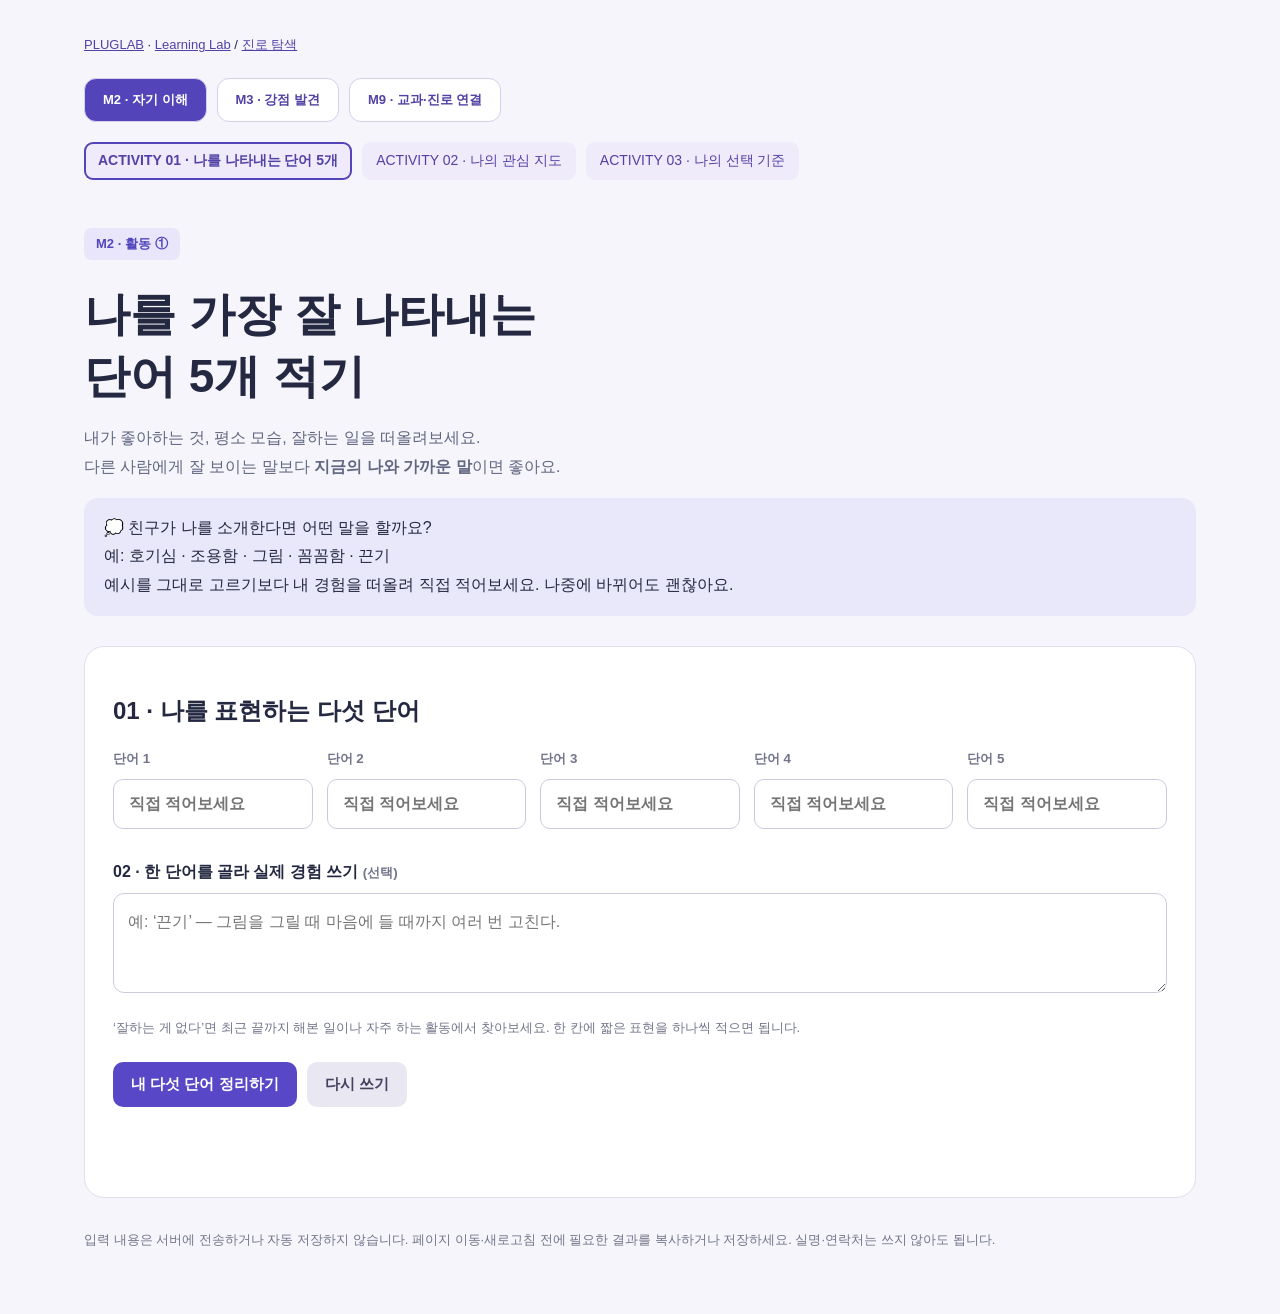
<file: index.html>
<!doctype html><html lang="ko"><meta charset="utf-8"><meta name="viewport" content="width=device-width,initial-scale=1"><title>나를 나타내는 단어 5개 | PLUGLAB</title><style>
*{box-sizing:border-box}body{margin:0;background:#f5f5fb;color:#242941;font-family:Arial,'Noto Sans KR',sans-serif}main{max-width:1160px;margin:auto;padding:32px 24px}nav{font-size:13px;display:flex;gap:15px;flex-wrap:wrap}a{color:#5146bd}h1{font-size:clamp(30px,5vw,46px);margin:24px 0 12px}p{line-height:1.8;color:#626781}.note{background:#e9e7fa;padding:16px 20px;border-radius:14px;line-height:1.8}.toolbar{position:sticky;top:0;background:#f5f5fbf5;z-index:2;padding:18px 0;display:flex;justify-content:space-between;align-items:center;border-bottom:1px solid #e0e0ef;margin:16px 0}.grid{display:grid;grid-template-columns:repeat(4,1fr);gap:14px}.card{position:relative;background:white;color:#242941;border:2px solid #e3e3ee;border-radius:17px;padding:22px 18px;text-align:left;min-height:180px;cursor:pointer;font:inherit}.card[aria-pressed=true]{border-color:#6250d2;background:#f0edff}.card:hover{border-color:#9d91df}.card:focus-visible,button:focus-visible{outline:3px solid #f6ae32;outline-offset:3px}.icon{font-size:25px}.card strong{display:block;font-size:18px;margin:13px 0 9px}.desc{font-size:14px;line-height:1.7;color:#63677d}.check{position:absolute;right:14px;top:12px;color:#6250d2;font-weight:bold}.button{background:#5847c6;color:white;border:0;border-radius:10px;padding:13px 18px;font-size:15px;font-weight:bold;cursor:pointer}.secondary{background:#e9e7f2;color:#454260}.actions{display:flex;flex-wrap:wrap;gap:10px;margin:20px 0}#message{color:#934126;min-height:26px;line-height:1.6}.panel{margin-top:30px;background:white;border:1px solid #e1deee;border-radius:20px;padding:28px}.rank{display:flex;align-items:center;gap:14px;padding:15px 0;border-bottom:1px solid #eee}.rank .name{flex:1}.num{background:#ebe7fd;color:#5847c6;width:35px;height:35px;display:grid;place-items:center;border-radius:50%;font-weight:bold}.move{padding:8px 12px;background:#f0eef7;border:0;border-radius:8px;cursor:pointer}.move:disabled{opacity:.3;cursor:default}label{display:block;font-weight:bold;margin:24px 0 8px}textarea{width:100%;min-height:100px;border:1px solid #cccadb;border-radius:11px;padding:14px;font:inherit;line-height:1.7}small{line-height:1.8;color:#72758b}pre{white-space:pre-wrap;font:14px/1.8 Arial;background:#f5f3fb;padding:18px;border-radius:10px}footer{font-size:13px;color:#73758a;line-height:1.9;margin:30px 0}#copymsg{min-height:25px}details{margin-top:20px}summary{cursor:pointer}.complete{color:#5847c6;font-weight:bold}@media(max-width:850px){.grid{grid-template-columns:repeat(2,1fr)}}@media(max-width:430px){main{padding:24px 14px}.grid{gap:10px}.card{padding:17px 12px;min-height:200px}.card strong{font-size:16px}.panel{padding:20px}.rank{gap:8px}.move{padding:9px}}@media print{nav,header,.note,.toolbar,.grid,#message,.actions,footer,details,.move{display:none}.panel{border:0;margin:0}body{background:white}textarea{border:0}h2{font-size:24px}}
input{font:inherit;padding:15px;border:1px solid #ccc9df;border-radius:10px;width:100%}.wordfields{display:grid;grid-template-columns:repeat(5,1fr);gap:14px}.wordfields label{margin-top:0}.wordfields small{display:block;margin-bottom:8px}.intro{max-width:780px}.wordchip{display:inline-block;background:#ece8ff;color:#5142b4;padding:12px 18px;margin:5px;border-radius:30px;font-weight:bold}a.button{text-decoration:none;display:inline-block}@media(max-width:700px){.wordfields{grid-template-columns:1fr 1fr}}@media print{.inputs{display:none}}.activity-nav{display:flex;gap:10px 18px;flex-wrap:wrap;align-items:center;font-size:13px;line-height:1.8}.activity-nav .crumb{width:100%}.activity-nav a{color:#5146bd}.activity-nav b{color:#302976}.module-tag{display:inline-block;margin-top:24px;padding:7px 12px;background:#e9e5fb;color:#5146bd;border-radius:8px;font-size:13px;font-weight:bold}</style><link rel="stylesheet" href="career-nav.css"><main><div class="career-crumb"><a href="https://pluglab.co.kr/index.html">PLUGLAB</a> · <a href="https://pluglab.co.kr/learning-lab.html#lab06">Learning Lab</a> / <a href="home.html">진로 탐색</a></div><nav class="career-modules" aria-label="진로 모듈"><a href="index.html" aria-current="page">M2 · 자기 이해</a><a href="matrix.html">M3 · 강점 발견</a><a href="subject-map.html">M9 · 교과·진로 연결</a></nav><nav class="career-activities" aria-label="M2 활동"><a href="index.html" aria-current="page">ACTIVITY 01 · 나를 나타내는 단어 5개</a><a href="interests.html">ACTIVITY 02 · 나의 관심 지도</a><a href="values.html">ACTIVITY 03 · 나의 선택 기준</a></nav><header class="intro"><div class="module-tag">M2 · 활동 ①</div><h1>나를 가장 잘 나타내는<br>단어 5개 적기</h1><p>내가 좋아하는 것, 평소 모습, 잘하는 일을 떠올려보세요.<br>다른 사람에게 잘 보이는 말보다 <b>지금의 나와 가까운 말</b>이면 좋아요.</p></header><div class="note">💭 친구가 나를 소개한다면 어떤 말을 할까요?<br>예: 호기심 · 조용함 · 그림 · 꼼꼼함 · 끈기<br>예시를 그대로 고르기보다 내 경험을 떠올려 직접 적어보세요. 나중에 바뀌어도 괜찮아요.</div><section class="panel inputs"><h2>01 · 나를 표현하는 다섯 단어</h2><div class="wordfields" id="fields"></div><label for="reason">02 · 한 단어를 골라 실제 경험 쓰기 <small>(선택)</small></label><textarea id="reason" maxlength="1000" placeholder="예: ‘끈기’ — 그림을 그릴 때 마음에 들 때까지 여러 번 고친다."></textarea><p><small>‘잘하는 게 없다’면 최근 끝까지 해본 일이나 자주 하는 활동에서 찾아보세요. 한 칸에 짧은 표현을 하나씩 적으면 됩니다.</small></p><div class="actions"><button class="button" id="show">내 다섯 단어 정리하기</button><button class="button secondary" id="reset">다시 쓰기</button></div><p id="message" role="status"></p></section><section id="result" class="panel" hidden><h2>지금의 나를 소개합니다</h2><div id="chips"></div><p id="experience"></p><p>이 다섯 단어는 지금 내가 생각하는 나예요. 다음 활동에서 어떤 활동에 마음이 가는지도 살펴보세요.</p><div class="actions"><button class="button" id="copy">패들렛용 결과 복사</button><button class="button secondary" id="download">텍스트 저장</button><button class="button secondary" id="print">인쇄 / PDF</button><a class="button" href="interests.html">② 나의 관심 지도 →</a></div><p id="copymsg" role="status"></p><details id="fallback"><summary>결과 내용 직접 보기</summary><pre id="preview"></pre></details></section><footer>입력 내용은 서버에 전송하거나 자동 저장하지 않습니다. 페이지 이동·새로고침 전에 필요한 결과를 복사하거나 저장하세요. 실명·연락처는 쓰지 않아도 됩니다.</footer></main><script>
const $=id=>document.getElementById(id);$('fields').innerHTML=Array.from({length:5},(_,i)=>`<label for="word${i}"><small>단어 ${i+1}</small><input id="word${i}" maxlength="30" autocomplete="off" placeholder="직접 적어보세요"></label>`).join('');
function words(){return Array.from({length:5},(_,i)=>$('word'+i).value.trim())}
function report(){return '나를 가장 잘 나타내는 단어 5개\n\n'+words().map((w,i)=>(i+1)+'. '+w).join('\n')+($('reason').value.trim()?'\n\n단어와 연결되는 경험: '+$('reason').value.trim():'')+'\n\n※ 지금 내가 생각하는 나의 모습입니다.'}
function refresh(){const ws=words();$('chips').replaceChildren(...ws.map(w=>{const e=document.createElement('span');e.className='wordchip';e.textContent=w;return e}));$('experience').textContent=$('reason').value.trim();$('preview').textContent=report();$('copymsg').textContent=''}
$('show').onclick=()=>{const ws=words();if(ws.some(w=>!w)){$('message').textContent='빈칸을 채워 단어 5개를 적어주세요.';$('word'+ws.findIndex(w=>!w)).focus();return}if(new Set(ws.map(w=>w.toLowerCase())).size<5){$('message').textContent='같은 단어가 있어요. 서로 다른 다섯 표현으로 적어보세요.';return}$('message').textContent='';$('result').hidden=false;refresh();$('result').scrollIntoView({behavior:'smooth'})};
document.querySelectorAll('input,textarea').forEach(e=>e.addEventListener('input',()=>{$('result').hidden=true;$('copymsg').textContent=''}));
$('copy').onclick=async()=>{try{await navigator.clipboard.writeText(report());$('copymsg').textContent='복사했어요. 패들렛 게시물에 붙여넣으세요.'}catch{$('preview').textContent=report();$('fallback').open=true;$('copymsg').textContent='아래 결과 내용을 선택해 복사하세요.'}};
$('download').onclick=()=>{const u=URL.createObjectURL(new Blob([report()],{type:'text/plain;charset=utf-8'}));const a=document.createElement('a');a.href=u;a.download='나를_나타내는_단어5개.txt';a.click();setTimeout(()=>URL.revokeObjectURL(u),1000)};$('print').onclick=()=>window.print();$('reset').onclick=()=>{if((words().some(Boolean)||$('reason').value)&&!confirm('작성한 내용을 모두 지울까요?'))return;document.querySelectorAll('input,textarea').forEach(e=>e.value='');$('result').hidden=true;$('message').textContent='';$('word0').focus()};
</script></html>
</file>
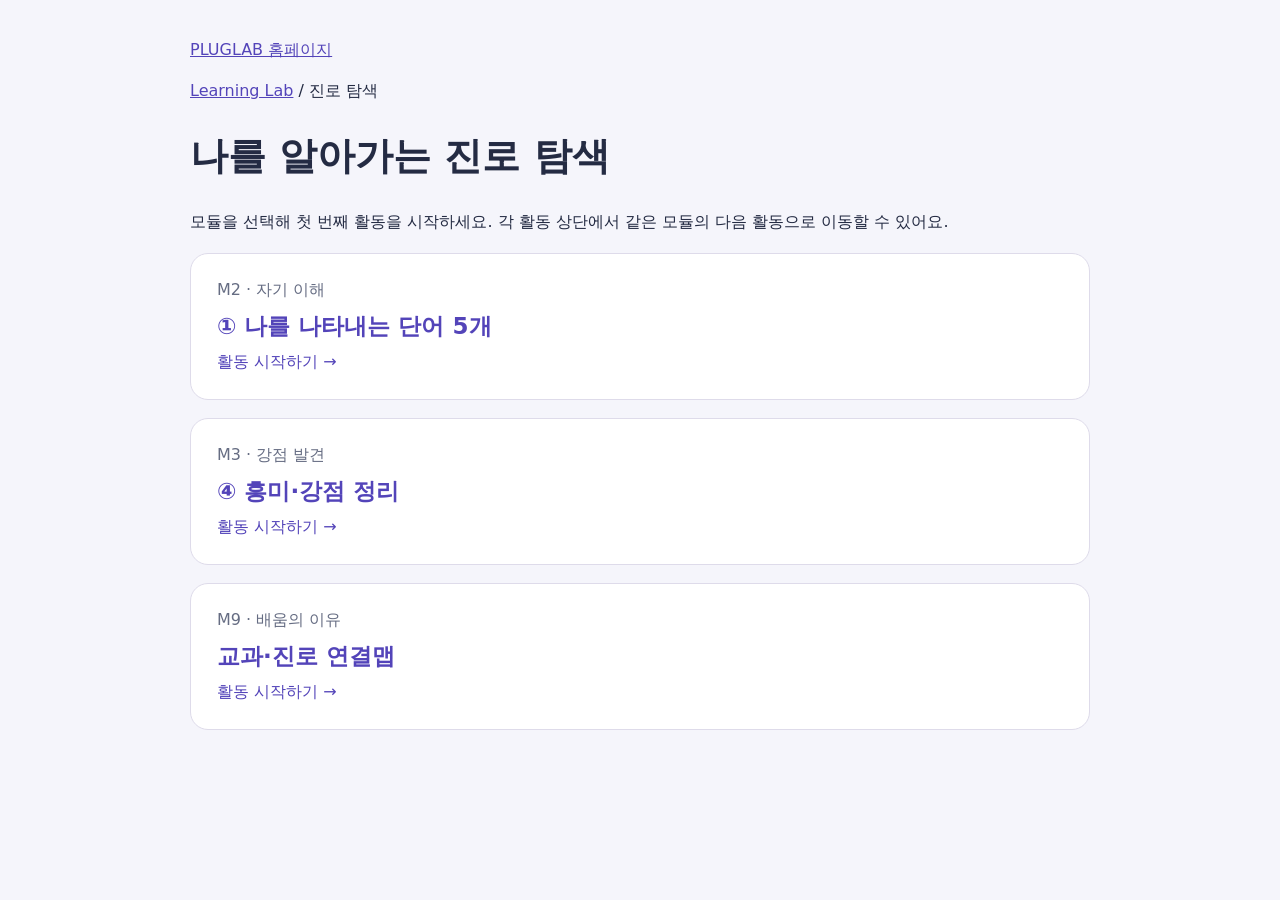
<file: home.html>
<!doctype html><html lang="ko"><meta charset="utf-8"><meta name="viewport" content="width=device-width,initial-scale=1"><title>진로 탐색 | PLUGLAB</title><style>body{margin:0;background:#f5f5fb;color:#242b43;font:16px system-ui,sans-serif}main{max-width:900px;margin:auto;padding:40px 24px}a{color:#5344b9}h1{font-size:38px}.cards{display:grid;gap:18px}.card{display:block;background:white;border:1px solid #dedbea;border-radius:18px;padding:26px;text-decoration:none}.card strong{font-size:23px;display:block;margin:10px 0}.card span{color:#666d83}p{line-height:1.8}</style><main><a href="https://pluglab.co.kr/index.html">PLUGLAB 홈페이지</a><p><a href="https://pluglab.co.kr/learning-lab.html#lab06">Learning Lab</a> / 진로 탐색</p><h1>나를 알아가는 진로 탐색</h1><p>모듈을 선택해 첫 번째 활동을 시작하세요. 각 활동 상단에서 같은 모듈의 다음 활동으로 이동할 수 있어요.</p><div class="cards"><a class="card" href="index.html"><span>M2 · 자기 이해</span><strong>① 나를 나타내는 단어 5개</strong>활동 시작하기 →</a><a class="card" href="matrix.html"><span>M3 · 강점 발견</span><strong>④ 흥미·강점 정리</strong>활동 시작하기 →</a><a class="card" href="subject-map.html"><span>M9 · 배움의 이유</span><strong>교과·진로 연결맵</strong>활동 시작하기 →</a></div></main></html>
</file>
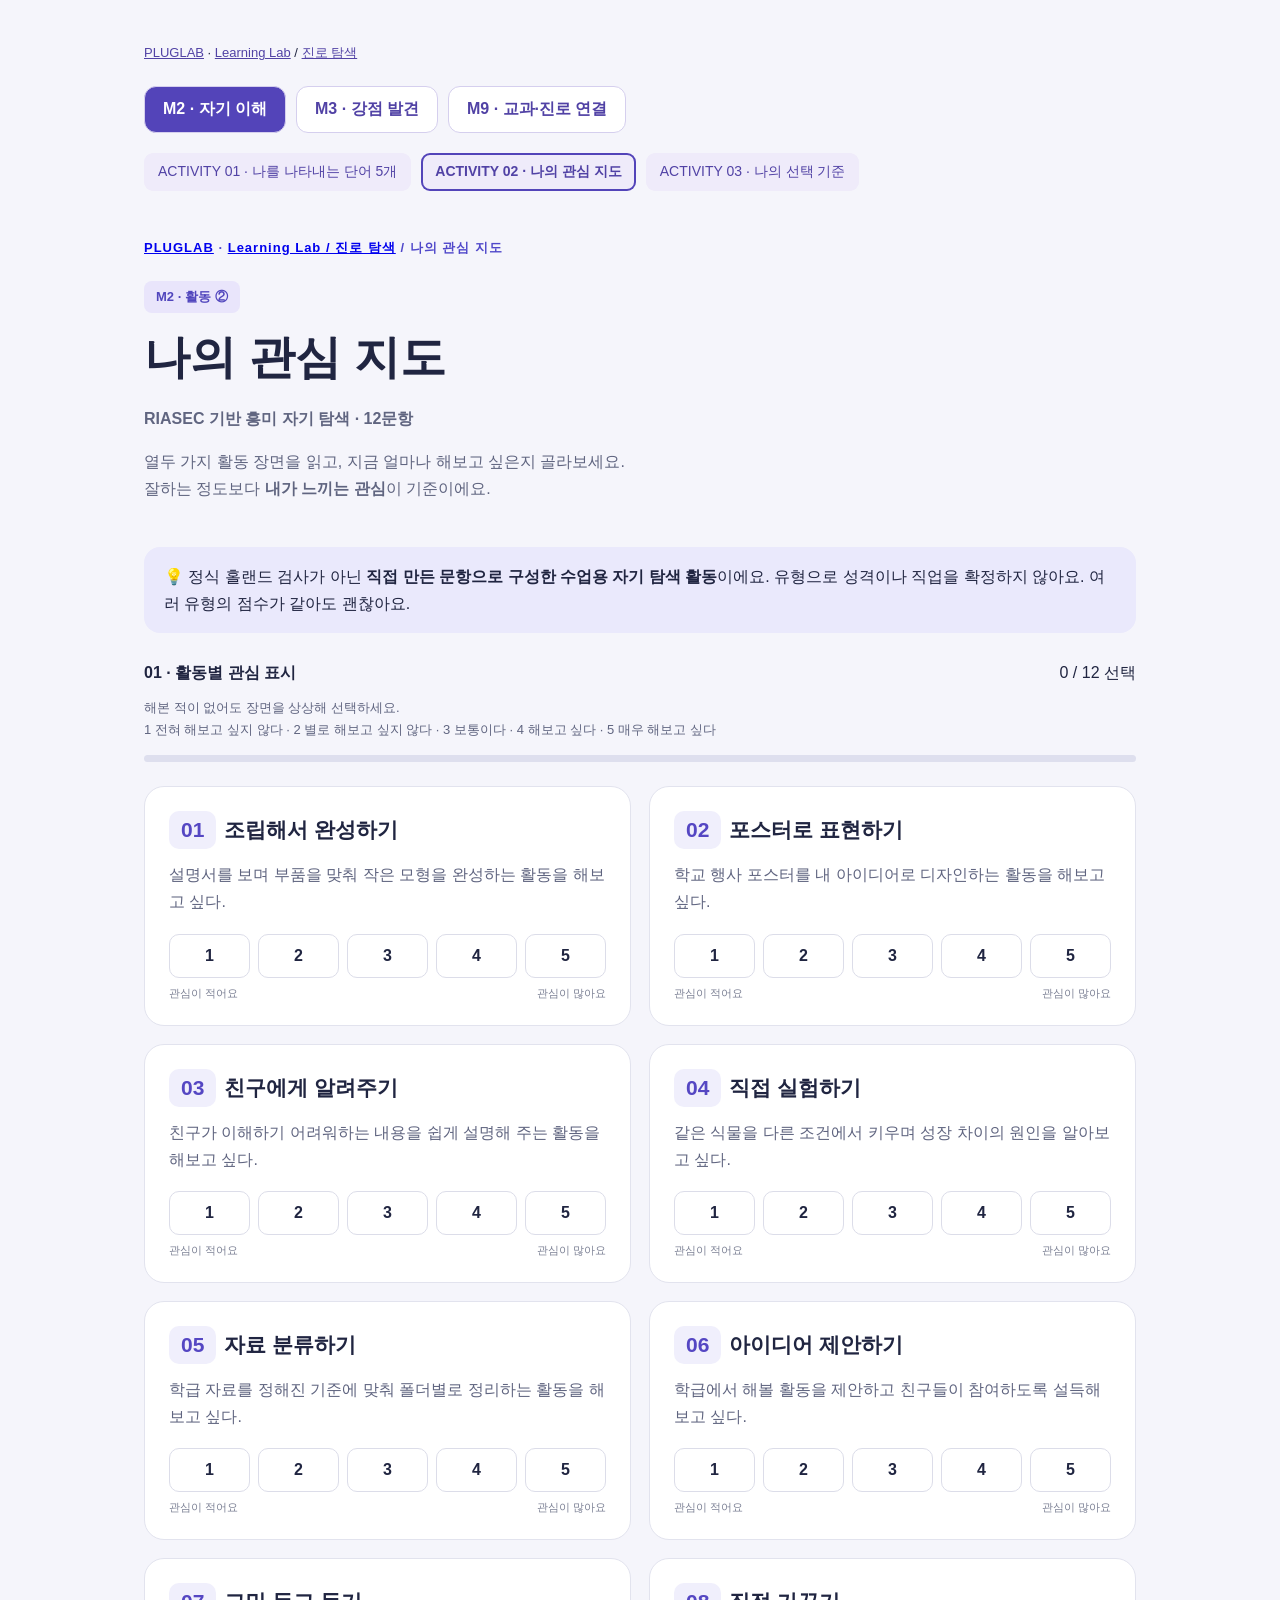
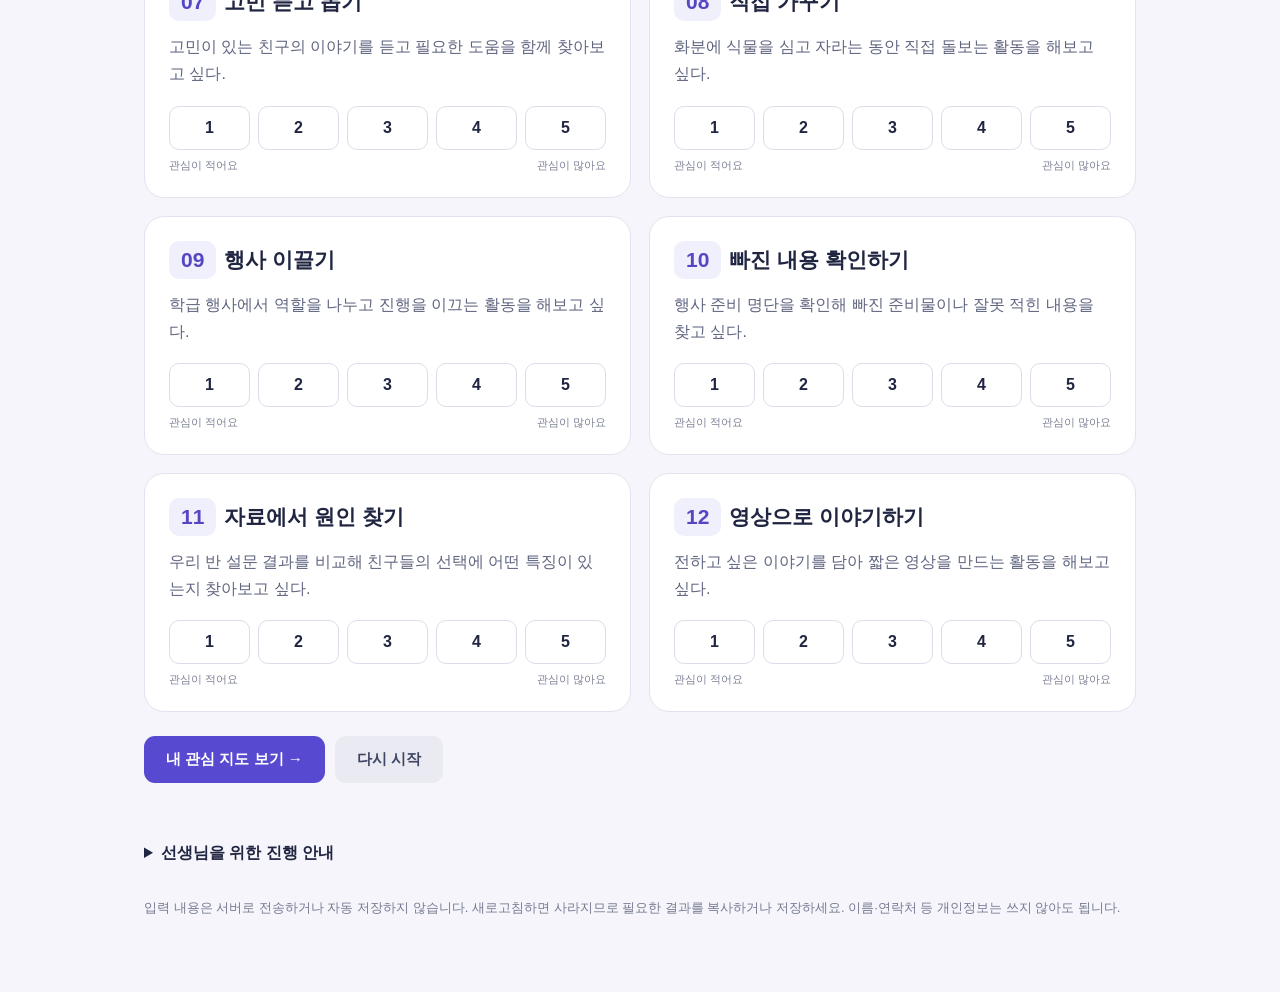
<file: interests.html>
<!doctype html><html lang="ko"><meta charset="utf-8"><meta name="viewport" content="width=device-width,initial-scale=1"><title>나의 관심 지도 · RIASEC</title><style>
:root{font-family:Arial,'Noto Sans KR',sans-serif;color:#202541;background:#f5f5fb}*{box-sizing:border-box}body{margin:0}main{max-width:1040px;margin:auto;padding:40px 24px}header{padding:24px 0 28px}.tag{color:#5048ca;font-weight:700;font-size:13px;letter-spacing:1px}h1{font-size:clamp(30px,5vw,46px);margin:14px 0}p{line-height:1.7;color:#606580}.note{background:#eae9fc;border-radius:16px;padding:16px 20px;line-height:1.7} .top{display:flex;justify-content:space-between;gap:20px;align-items:center}.progress{height:7px;background:#dedfee;border-radius:9px;margin:14px 0 24px}.progress i{display:block;height:100%;background:#6254db;border-radius:9px;transition:width .2s}#cards{display:grid;grid-template-columns:1fr 1fr;gap:18px}.card{background:white;border:1px solid #e2e3ee;border-radius:20px;padding:24px}.card h2{font-size:21px;margin:0 0 12px}.badge{display:inline-flex;background:#f0effc;color:#5547c3;border-radius:10px;padding:7px 12px;margin-right:8px}.card p{min-height:54px;margin:10px 0 18px}.scale{display:flex;gap:8px}.scale label{flex:1;text-align:center;cursor:pointer}.scale input{position:absolute;opacity:0}.scale span{display:block;padding:12px 0;border:1px solid #dcdde9;border-radius:10px;font-weight:bold}.scale input:checked+span{background:#5749d0;color:white;border-color:#5749d0}.scale input:focus-visible+span{outline:3px solid #faad40;outline-offset:2px}.ends{display:flex;justify-content:space-between;font-size:11px;color:#7a7f93;margin-top:8px}button{border:0;border-radius:11px;padding:14px 22px;font-size:15px;font-weight:bold;cursor:pointer;background:#5749d0;color:white}button.secondary{background:#eaeaf3;color:#3f4462}.actions{display:flex;gap:10px;flex-wrap:wrap;margin-top:24px}#result{margin-top:30px;background:white;border:1px solid #dfddeb;border-radius:22px;padding:28px}textarea{width:100%;min-height:100px;border:1px solid #cdd0de;border-radius:12px;padding:14px;font:inherit;margin:10px 0}label.reason{font-weight:700;display:block;margin-top:24px}.barrow{display:grid;grid-template-columns:110px 1fr 40px;gap:12px;align-items:center;margin:15px 0}.track{height:12px;background:#eeedf6;border-radius:10px}.fill{height:100%;background:#9c94d8;border-radius:10px}.barrow.high .fill{background:#5749d0}#msg{color:#9b3c28;min-height:24px}.small{font-size:13px}footer{margin:32px 0;color:#767b91;font-size:13px;line-height:1.8}summary{cursor:pointer;font-weight:bold}details{margin-top:20px}pre{white-space:pre-wrap;background:#f4f3fa;padding:16px;border-radius:12px;font:14px/1.8 Arial,sans-serif}@media(max-width:650px){#cards{grid-template-columns:1fr}main{padding:24px 16px}.card{padding:22px}.top{align-items:start;flex-direction:column}.barrow{grid-template-columns:95px 1fr 35px}}@media print{.actions,#cards,header,.note,.top,.progress,footer,details{display:none}#result{border:0}textarea{border:0}body{background:white}}
.activity-nav{display:flex;gap:10px 18px;flex-wrap:wrap;align-items:center;font-size:13px;line-height:1.8}.activity-nav .crumb{width:100%}.activity-nav a{color:#5146bd}.activity-nav b{color:#302976}.module-tag{display:inline-block;margin-top:24px;padding:7px 12px;background:#e9e5fb;color:#5146bd;border-radius:8px;font-size:13px;font-weight:bold}</style><link rel="stylesheet" href="career-nav.css"><main><div class="career-crumb"><a href="https://pluglab.co.kr/index.html">PLUGLAB</a> · <a href="https://pluglab.co.kr/learning-lab.html#lab06">Learning Lab</a> / <a href="home.html">진로 탐색</a></div><nav class="career-modules" aria-label="진로 모듈"><a href="index.html" aria-current="page">M2 · 자기 이해</a><a href="matrix.html">M3 · 강점 발견</a><a href="subject-map.html">M9 · 교과·진로 연결</a></nav><nav class="career-activities" aria-label="M2 활동"><a href="index.html">ACTIVITY 01 · 나를 나타내는 단어 5개</a><a href="interests.html" aria-current="page">ACTIVITY 02 · 나의 관심 지도</a><a href="values.html">ACTIVITY 03 · 나의 선택 기준</a></nav><header><div class="tag"><a href="../../index.html">PLUGLAB</a> · <a href="../../learning-lab.html#lab06">Learning Lab / 진로 탐색</a> / 나의 관심 지도</div><div class="module-tag">M2 · 활동 ②</div><h1>나의 관심 지도</h1><p><b>RIASEC 기반 흥미 자기 탐색 · 12문항</b></p><p>열두 가지 활동 장면을 읽고, 지금 얼마나 해보고 싶은지 골라보세요.<br>잘하는 정도보다 <b>내가 느끼는 관심</b>이 기준이에요.</p></header><div class="note">💡 정식 홀랜드 검사가 아닌 <b>직접 만든 문항으로 구성한 수업용 자기 탐색 활동</b>이에요. 유형으로 성격이나 직업을 확정하지 않아요. 여러 유형의 점수가 같아도 괜찮아요.</div><section style="margin-top:30px"><div class="top"><b>01 · 활동별 관심 표시</b><span id="count" aria-live="polite">0 / 12 선택</span></div><p class="small">해본 적이 없어도 장면을 상상해 선택하세요.<br>1 전혀 해보고 싶지 않다 · 2 별로 해보고 싶지 않다 · 3 보통이다 · 4 해보고 싶다 · 5 매우 해보고 싶다</p><div class="progress"><i id="progress" style="width:0%"></i></div><div id="cards"></div><div class="actions"><button id="show">내 관심 지도 보기 →</button><button class="secondary" id="reset">다시 시작</button></div><p id="msg" role="status"></p></section><section id="result" hidden aria-label="관심 지도 결과"><div class="tag">MY INTEREST MAP</div><h2>현재 나의 관심 지도</h2><p id="headline"></p><div id="bars"></div><h3>점수가 높았던 활동 장면</h3><div id="scenes"></div><details><summary>유형별 두 문항의 응답 비교</summary><div id="compare"></div></details><p class="small">점수는 현재의 관심 표시예요. 낮은 점수가 능력이 부족하다는 뜻은 아니며, 경험에 따라 달라질 수 있어요.</p><label class="reason" for="reason">02 · 그렇게 생각한 경험이나 이유</label><p class="small">예: 친구 생일 영상을 편집할 때 시간 가는 줄 몰라서 A에 5점을 줬다.</p><textarea id="reason" maxlength="1000" placeholder="나는 _____ 활동을 할 때 _____해서 재미있었다. 해본 적이 없다면, 해보고 싶은 이유를 써도 좋아요."></textarea><label class="reason" for="next">03 · 앞으로 작게 해보고 싶은 활동</label><textarea id="next" maxlength="500" placeholder="예: 이번 주에 우리 반을 소개하는 30초 영상을 만들어 보고 싶다."></textarea><div class="actions"><button id="copy">패들렛용 결과 복사</button><button id="download" class="secondary">텍스트로 저장</button><button id="print" class="secondary">인쇄 / PDF</button></div><p id="copymsg" role="status"></p><details><summary>복사할 내용 직접 보기</summary><pre id="preview"></pre></details></section><details><summary>선생님을 위한 진행 안내</summary><p>설명 1분 → 12문항 응답 3분 → 이유와 다음 활동 작성 2분 → 짝에게 설명 2분. 유형별 두 문항의 평균을 1~5점으로 표시합니다. 직접 만든 수업용 문항으로, 표준화 검사나 직업 적합도 판정에 사용하지 않습니다. 점수가 높은 상위 2개 유형을 표시하고, 두 번째 점수와 동점인 유형도 함께 표시합니다. 모든 점수가 같으면 순위를 정하지 않습니다. 점수의 합이나 반 친구 간 순위는 사용하지 않습니다.</p></details><footer>입력 내용은 서버로 전송하거나 자동 저장하지 않습니다. 새로고침하면 사라지므로 필요한 결과를 복사하거나 저장하세요. 이름·연락처 등 개인정보는 쓰지 않아도 됩니다.</footer></main><script>
const types=[['R','현실형','🔧','조립하기, 고장 난 물건 고치기, 도구로 직접 만들기'],['I','탐구형','🔍','궁금한 원인 조사하기, 실험하기, 자료를 분석해 답 찾기'],['A','예술형','🎨','그림·음악·글·영상으로 내 생각을 새롭게 표현하기'],['S','사회형','🤝','친구의 고민 듣기, 모르는 것을 알려주기, 다른 사람 돕기'],['E','진취형','📣','아이디어를 제안하고 설득하기, 모임이나 행사를 이끌기'],['C','관습형','📋','자료를 기준에 맞게 분류하기, 일정·명단·숫자를 정확히 정리하기']];
const questions=[
['R','조립해서 완성하기','설명서를 보며 부품을 맞춰 작은 모형을 완성하는 활동을 해보고 싶다.'],
['A','포스터로 표현하기','학교 행사 포스터를 내 아이디어로 디자인하는 활동을 해보고 싶다.'],
['S','친구에게 알려주기','친구가 이해하기 어려워하는 내용을 쉽게 설명해 주는 활동을 해보고 싶다.'],
['I','직접 실험하기','같은 식물을 다른 조건에서 키우며 성장 차이의 원인을 알아보고 싶다.'],
['C','자료 분류하기','학급 자료를 정해진 기준에 맞춰 폴더별로 정리하는 활동을 해보고 싶다.'],
['E','아이디어 제안하기','학급에서 해볼 활동을 제안하고 친구들이 참여하도록 설득해 보고 싶다.'],
['S','고민 듣고 돕기','고민이 있는 친구의 이야기를 듣고 필요한 도움을 함께 찾아보고 싶다.'],
['R','직접 가꾸기','화분에 식물을 심고 자라는 동안 직접 돌보는 활동을 해보고 싶다.'],
['E','행사 이끌기','학급 행사에서 역할을 나누고 진행을 이끄는 활동을 해보고 싶다.'],
['C','빠진 내용 확인하기','행사 준비 명단을 확인해 빠진 준비물이나 잘못 적힌 내용을 찾고 싶다.'],
['I','자료에서 원인 찾기','우리 반 설문 결과를 비교해 친구들의 선택에 어떤 특징이 있는지 찾아보고 싶다.'],
['A','영상으로 이야기하기','전하고 싶은 이야기를 담아 짧은 영상을 만드는 활동을 해보고 싶다.']
];
const $=id=>document.getElementById(id);let answers={},scores={};const words=['전혀 해보고 싶지 않다','별로 해보고 싶지 않다','보통이다','해보고 싶다','매우 해보고 싶다'];
$('cards').innerHTML=questions.map(([code,title,text],i)=>`<section class="card" role="group" aria-labelledby="title-q${i}"><h2 id="title-q${i}"><span class="badge">${String(i+1).padStart(2,'0')}</span>${title}</h2><p>${text}</p><div class="scale">${words.map((w,j)=>`<label><input type="radio" name="q${i}" value="${j+1}" aria-label="${i+1}번 ${j+1}점 ${w}"><span>${j+1}</span></label>`).join('')}</div><div class="ends"><span>관심이 적어요</span><span>관심이 많아요</span></div></section>`).join('');
function chosen(){return Object.keys(answers).length}
function calculate(){scores=Object.fromEntries(types.map(t=>[t[0],questions.reduce((n,q,i)=>n+(q[0]===t[0]?(answers['q'+i]||0):0),0)/2]))}
function high(){let sorted=Object.values(scores).sort((a,b)=>b-a);if(sorted.every(n=>n===sorted[0]))return [];let cutoff=sorted[1];return types.filter(t=>scores[t[0]]>=cutoff).sort((a,b)=>scores[b[0]]-scores[a[0]]).map(t=>t[0])}
function tops(){const max=Math.max(...Object.values(answers));return questions.map((q,i)=>({q,i,v:answers['q'+i]})).filter(x=>x.v===max)}
function report(){let hs=high();return '나의 관심 지도 · 12문항 자기 탐색\n\n유형별 평균(1~5점): '+types.map(t=>t[0]+' '+scores[t[0]].toFixed(1)+'점').join(' / ')+'\n관심 표시: '+(hs.length?hs.join(', ')+' (상위 2개, 경계 동점 포함)':'모든 유형의 평균이 같음')+'\n높게 응답한 활동: '+tops().map(x=>x.q[1]+' '+x.v+'점').join(' / ')+'\n경험 또는 이유: '+$('reason').value.trim()+'\n해보고 싶은 활동: '+$('next').value.trim()+'\n\n문항별 응답\n'+questions.map((q,i)=>(i+1)+'. '+q[2]+' '+answers['q'+i]+'점').join('\n')+'\n\n※ 직접 만든 수업용 문항이며 정식 표준화 검사가 아닙니다. 현재 관심을 돌아보는 데 사용합니다.'}
function render(){calculate();const hs=high();$('headline').textContent=hs.length?'관심이 높은 유형: '+hs.map(c=>c+' '+types.find(t=>t[0]===c)[1]).join(' · ')+(hs.length>2?' (동점 포함)':''):'여섯 유형의 평균이 같아요. 개별 활동의 응답을 살펴보고 가장 해보고 싶은 활동을 골라보세요.';$('bars').innerHTML=types.map(t=>`<div class="barrow ${hs.includes(t[0])?'high':''}"><b>${t[0]} ${t[1]}</b><div class="track"><div class="fill" style="width:${scores[t[0]]*20}%"></div></div><span>${scores[t[0]].toFixed(1)}</span></div>`).join('');$('scenes').innerHTML=tops().map(x=>`<p>• ${x.q[1]} <b>${x.v}점</b> — ${x.q[2]}</p>`).join('');$('compare').innerHTML=types.map(t=>`<p><b>${t[0]} ${t[1]}</b> · 평균 ${scores[t[0]].toFixed(1)}점<br>${questions.map((q,i)=>q[0]===t[0]?q[1]+' '+answers['q'+i]+'점':'').filter(Boolean).join(' / ')}</p>`).join('');$('preview').textContent=report();$('copymsg').textContent=''}
$('cards').addEventListener('change',e=>{answers[e.target.name]=Number(e.target.value);$('count').textContent=chosen()+' / 12 선택';$('progress').style.width=chosen()/12*100+'%';$('msg').textContent='';if(!$('result').hidden)render()});$('show').onclick=()=>{if(chosen()<12){$('msg').textContent='아직 선택하지 않은 활동이 '+(12-chosen())+'개 있어요. 열두 가지를 모두 골라주세요.';let i=questions.findIndex((q,i)=>!answers['q'+i]);document.querySelector(`input[name="q${i}"]`).focus();return}$('result').hidden=false;render();$('result').scrollIntoView({behavior:'smooth'})};
for(const id of ['reason','next'])$(id).oninput=()=>{$('preview').textContent=report();$('copymsg').textContent=''};
$('copy').onclick=async()=>{try{await navigator.clipboard.writeText(report());$('copymsg').textContent='복사했어요. 패들렛 게시물에 붙여넣으세요.'}catch(e){$('copymsg').textContent='자동 복사가 지원되지 않아요. 아래 내용을 선택해서 복사하세요.';document.querySelector('#result details').open=true}};
$('download').onclick=()=>{const url=URL.createObjectURL(new Blob([report()],{type:'text/plain;charset=utf-8'}));let a=document.createElement('a');a.href=url;a.download='나의_RIASEC_자기예상.txt';a.click();setTimeout(()=>URL.revokeObjectURL(url),1000)};$('print').onclick=()=>window.print();$('reset').onclick=()=>{if(chosen()&&!confirm('선택한 점수와 작성한 내용을 모두 지울까요?'))return;answers={};scores={};document.querySelectorAll('input').forEach(i=>i.checked=false);$('reason').value='';$('next').value='';$('result').hidden=true;$('count').textContent='0 / 12 선택';$('progress').style.width='0%';$('msg').textContent='';$('copymsg').textContent='';window.scrollTo({top:0,behavior:'smooth'})};
</script></html>
</file>
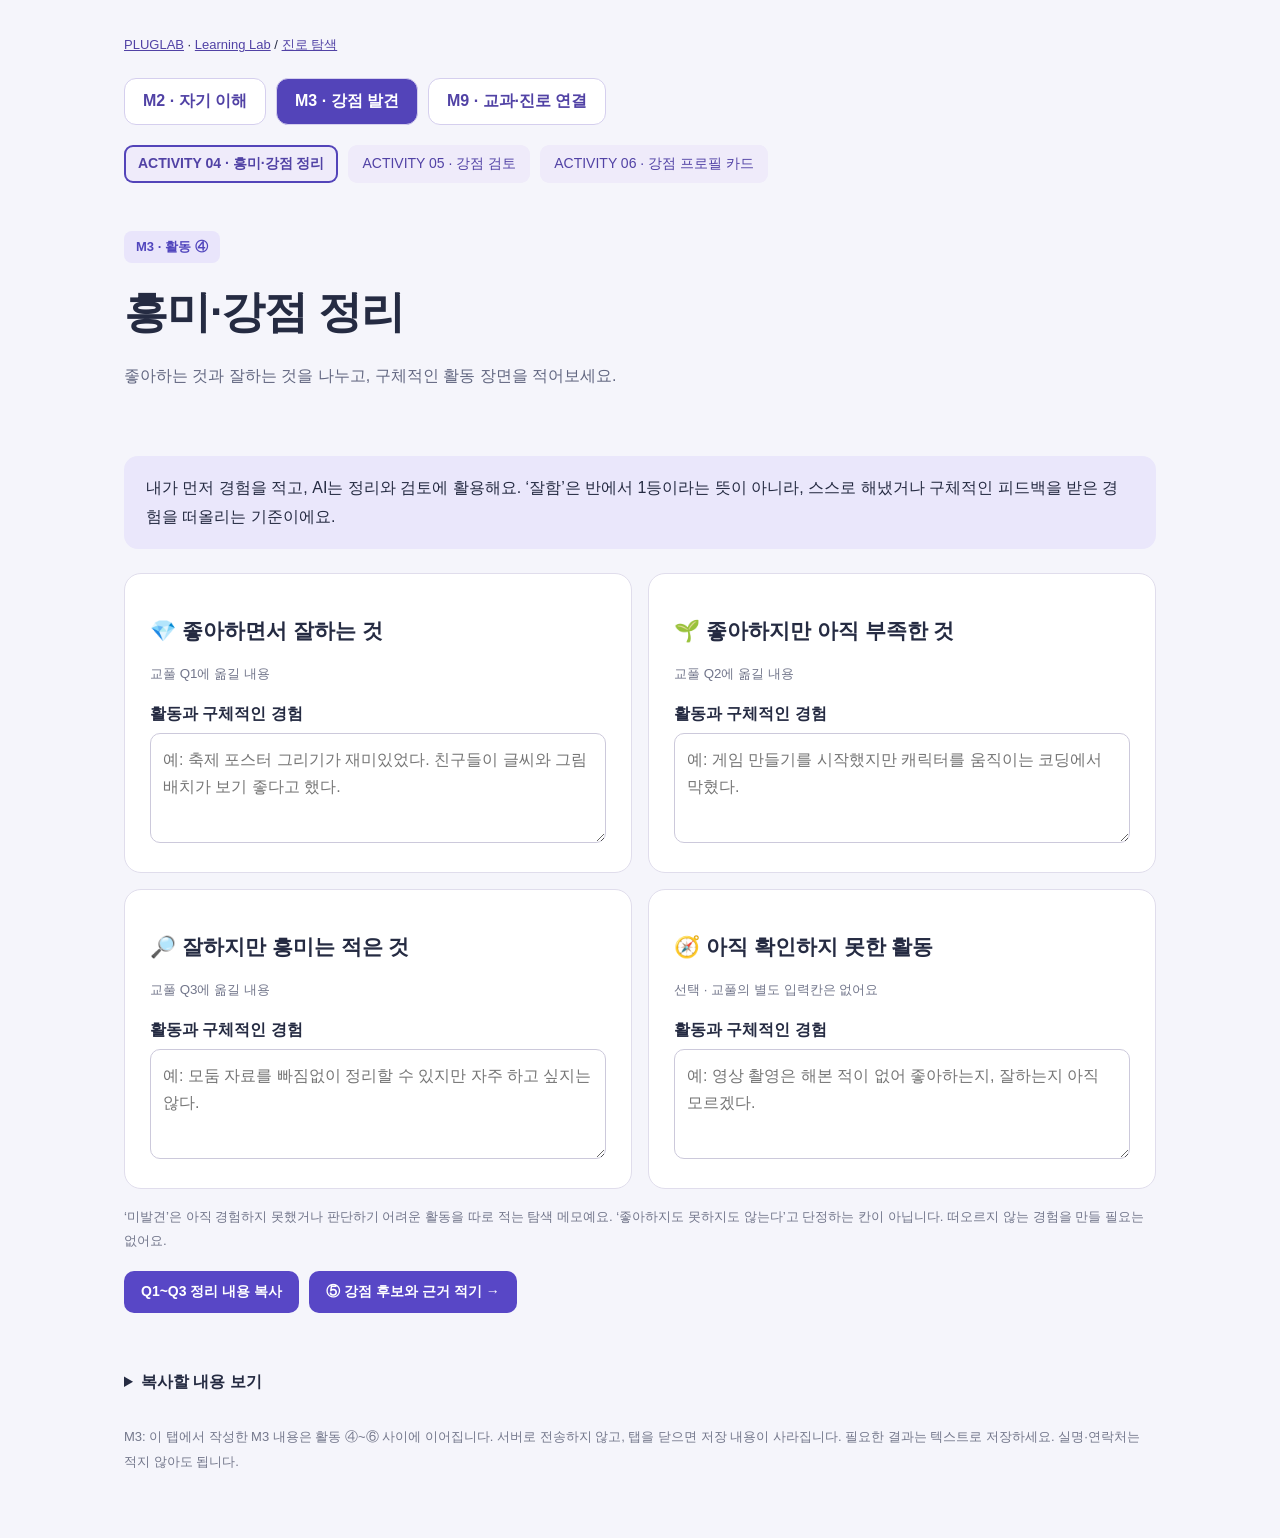
<file: matrix.html>
<!doctype html><html lang="ko"><meta charset="utf-8"><meta name="viewport" content="width=device-width,initial-scale=1"><title>M3 · 흥미·강점 정리 | PLUGLAB</title><link rel="stylesheet" href="m3.css"><link rel="stylesheet" href="career-nav.css"><main><div class="career-crumb"><a href="https://pluglab.co.kr/index.html">PLUGLAB</a> · <a href="https://pluglab.co.kr/learning-lab.html#lab06">Learning Lab</a> / <a href="home.html">진로 탐색</a></div><nav class="career-modules" aria-label="진로 모듈"><a href="index.html">M2 · 자기 이해</a><a href="matrix.html" aria-current="page">M3 · 강점 발견</a><a href="subject-map.html">M9 · 교과·진로 연결</a></nav><nav class="career-activities" aria-label="M3 활동"><a href="matrix.html" aria-current="page">ACTIVITY 04 · 흥미·강점 정리</a><a href="strengths.html">ACTIVITY 05 · 강점 검토</a><a href="profile.html">ACTIVITY 06 · 강점 프로필 카드</a></nav><div class="module-tag">M3 · 활동 ④</div><header><h1>흥미·강점 정리</h1><p>좋아하는 것과 잘하는 것을 나누고, 구체적인 활동 장면을 적어보세요.</p></header><p id="storage-status" class="status" role="status"></p><div class="note">내가 먼저 경험을 적고, AI는 정리와 검토에 활용해요. ‘잘함’은 반에서 1등이라는 뜻이 아니라, 스스로 해냈거나 구체적인 피드백을 받은 경험을 떠올리는 기준이에요.</div><section class="editor"><div class="matrix"><section class="panel"><h2>💎 좋아하면서 잘하는 것</h2><small>교풀 Q1에 옮길 내용</small><label for="likegood">활동과 구체적인 경험</label><textarea id="likegood" data-field="likegood" maxlength="2000" placeholder="예: 축제 포스터 그리기가 재미있었다. 친구들이 글씨와 그림 배치가 보기 좋다고 했다."></textarea></section><section class="panel"><h2>🌱 좋아하지만 아직 부족한 것</h2><small>교풀 Q2에 옮길 내용</small><label for="likelearn">활동과 구체적인 경험</label><textarea id="likelearn" data-field="likelearn" maxlength="2000" placeholder="예: 게임 만들기를 시작했지만 캐릭터를 움직이는 코딩에서 막혔다."></textarea></section><section class="panel"><h2>🔎 잘하지만 흥미는 적은 것</h2><small>교풀 Q3에 옮길 내용</small><label for="goodless">활동과 구체적인 경험</label><textarea id="goodless" data-field="goodless" maxlength="2000" placeholder="예: 모둠 자료를 빠짐없이 정리할 수 있지만 자주 하고 싶지는 않다."></textarea></section><section class="panel"><h2>🧭 아직 확인하지 못한 활동</h2><small>선택 · 교풀의 별도 입력칸은 없어요</small><label for="unknown">활동과 구체적인 경험</label><textarea id="unknown" data-field="unknown" maxlength="2000" placeholder="예: 영상 촬영은 해본 적이 없어 좋아하는지, 잘하는지 아직 모르겠다."></textarea></section></div><p><small>‘미발견’은 아직 경험하지 못했거나 판단하기 어려운 활동을 따로 적는 탐색 메모예요. ‘좋아하지도 못하지도 않는다’고 단정하는 칸이 아닙니다. 떠오르지 않는 경험을 만들 필요는 없어요.</small></p><div class="actions"><button data-copy="matrix">Q1~Q3 정리 내용 복사</button><a class="button" href="strengths.html">⑤ 강점 후보와 근거 적기 →</a></div><p class="status" id="message" role="status"></p></section><details><summary>복사할 내용 보기</summary><pre id="text-preview"></pre></details><footer>M3: 이 탭에서 작성한 M3 내용은 활동 ④~⑥ 사이에 이어집니다. 서버로 전송하지 않고, 탭을 닫으면 저장 내용이 사라집니다. 필요한 결과는 텍스트로 저장하세요. 실명·연락처는 적지 않아도 됩니다.</footer></main><script src="m3.js"></script></html>
</file>
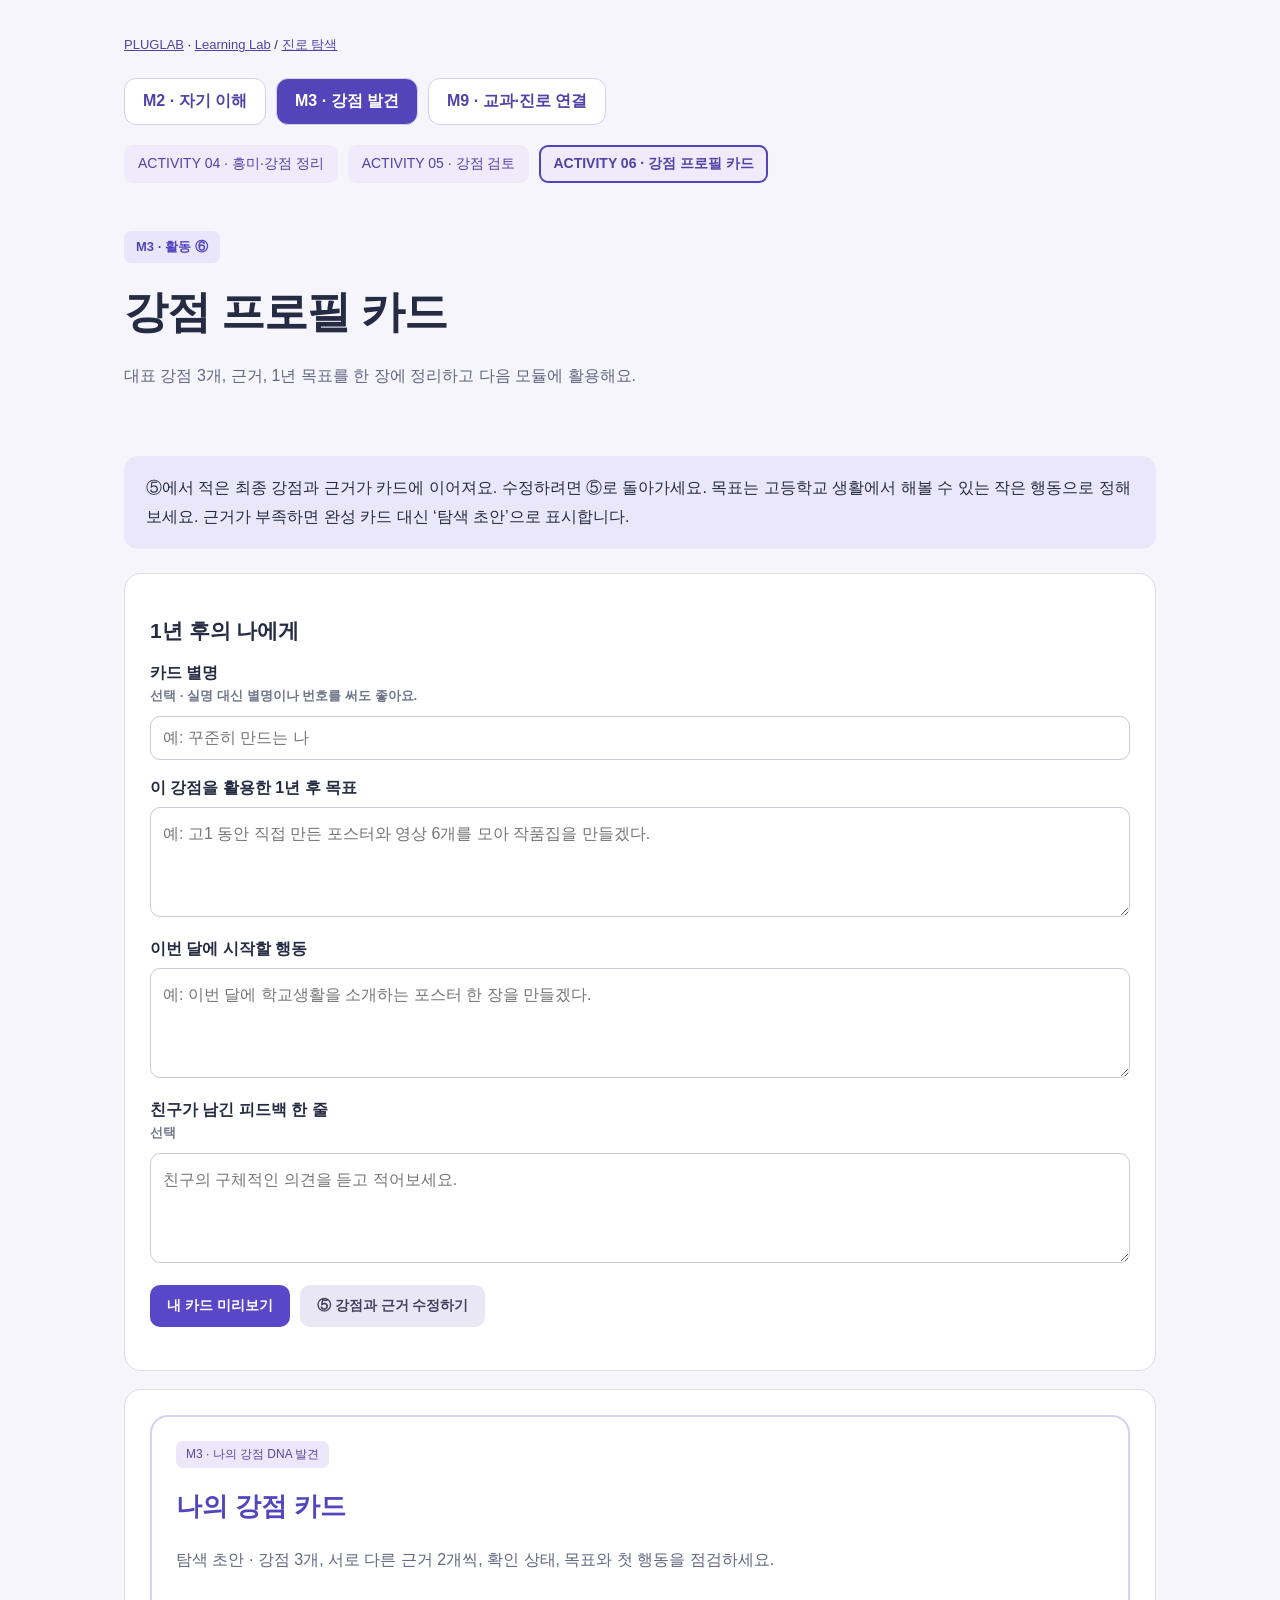
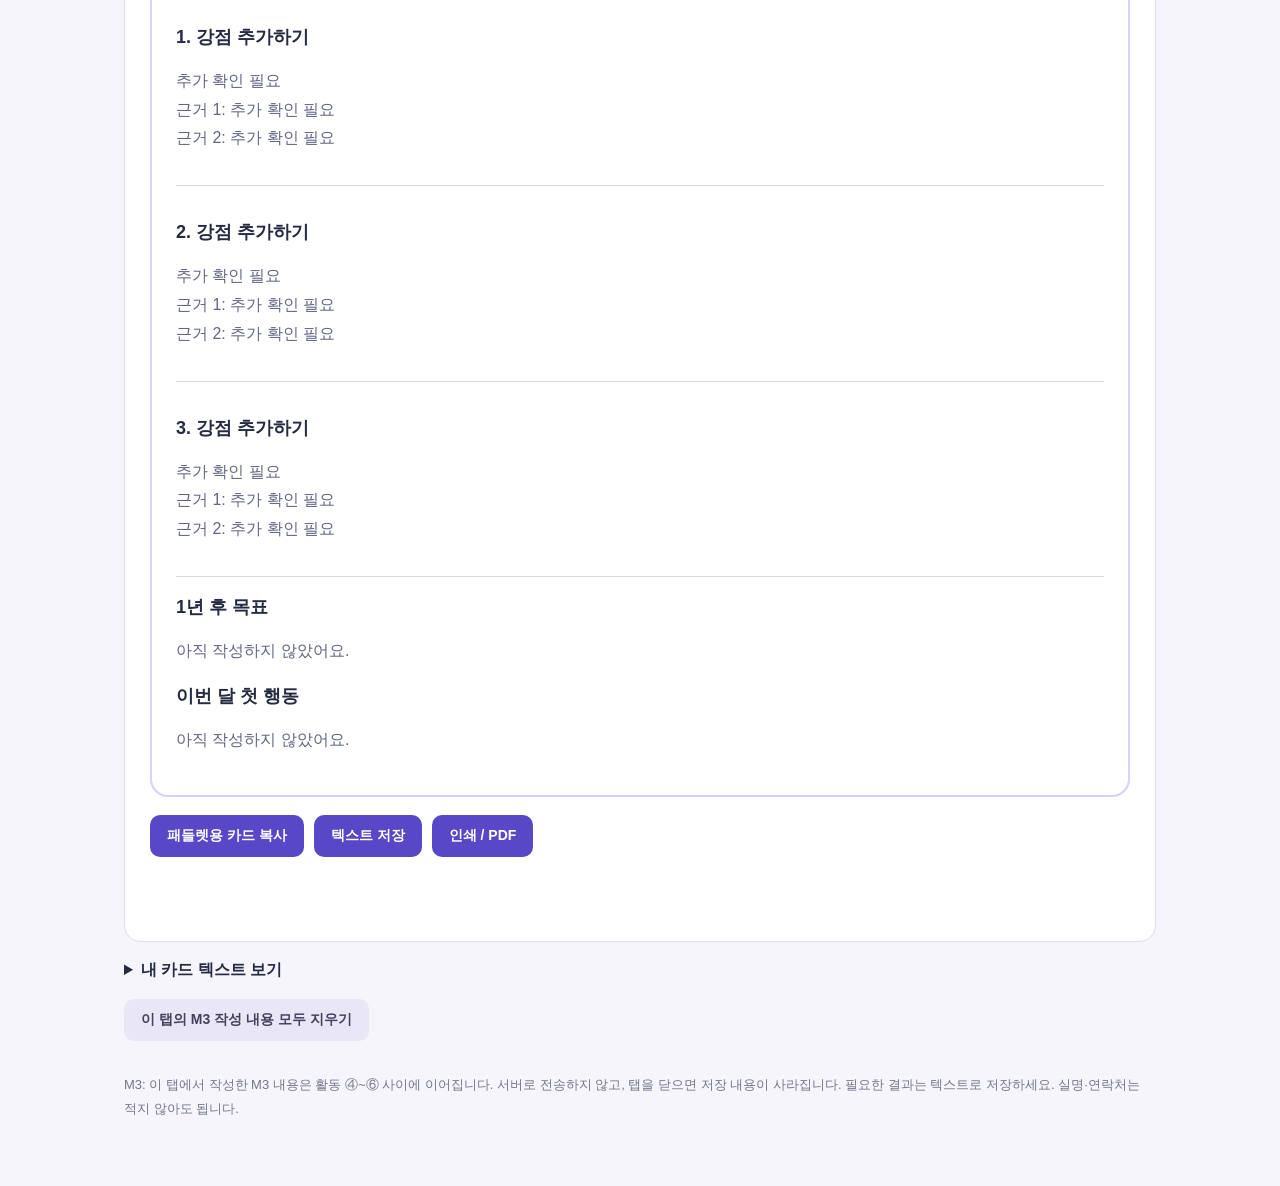
<file: profile.html>
<!doctype html><html lang="ko"><meta charset="utf-8"><meta name="viewport" content="width=device-width,initial-scale=1"><title>M3 · 강점 프로필 카드 | PLUGLAB</title><link rel="stylesheet" href="m3.css"><link rel="stylesheet" href="career-nav.css"><main><div class="career-crumb"><a href="https://pluglab.co.kr/index.html">PLUGLAB</a> · <a href="https://pluglab.co.kr/learning-lab.html#lab06">Learning Lab</a> / <a href="home.html">진로 탐색</a></div><nav class="career-modules" aria-label="진로 모듈"><a href="index.html">M2 · 자기 이해</a><a href="matrix.html" aria-current="page">M3 · 강점 발견</a><a href="subject-map.html">M9 · 교과·진로 연결</a></nav><nav class="career-activities" aria-label="M3 활동"><a href="matrix.html">ACTIVITY 04 · 흥미·강점 정리</a><a href="strengths.html">ACTIVITY 05 · 강점 검토</a><a href="profile.html" aria-current="page">ACTIVITY 06 · 강점 프로필 카드</a></nav><div class="module-tag">M3 · 활동 ⑥</div><header><h1>강점 프로필 카드</h1><p>대표 강점 3개, 근거, 1년 목표를 한 장에 정리하고 다음 모듈에 활용해요.</p></header><p id="storage-status" class="status" role="status"></p><div class="note">⑤에서 적은 최종 강점과 근거가 카드에 이어져요. 수정하려면 ⑤로 돌아가세요. 목표는 고등학교 생활에서 해볼 수 있는 작은 행동으로 정해보세요. 근거가 부족하면 완성 카드 대신 ‘탐색 초안’으로 표시합니다.</div><section class="panel editor"><h2>1년 후의 나에게</h2><label for="nickname">카드 별명 <small>선택 · 실명 대신 별명이나 번호를 써도 좋아요.</small></label><input id="nickname" data-field="nickname" maxlength="40" placeholder="예: 꾸준히 만드는 나"><label for="goal">이 강점을 활용한 1년 후 목표</label><textarea id="goal" data-field="goal" maxlength="1000" placeholder="예: 고1 동안 직접 만든 포스터와 영상 6개를 모아 작품집을 만들겠다."></textarea><label for="firstaction">이번 달에 시작할 행동</label><textarea id="firstaction" data-field="firstaction" maxlength="1000" placeholder="예: 이번 달에 학교생활을 소개하는 포스터 한 장을 만들겠다."></textarea><label for="feedback">친구가 남긴 피드백 한 줄 <small>선택</small></label><textarea id="feedback" data-field="feedback" maxlength="1000" placeholder="친구의 구체적인 의견을 듣고 적어보세요."></textarea><div class="actions"><button id="make-card">내 카드 미리보기</button><a class="button secondary" href="strengths.html">⑤ 강점과 근거 수정하기</a></div></section><section class="panel" id="profile-result"><div class="preview-card"><span class="pill">M3 · 나의 강점 DNA 발견</span><h2 class="profile-name" id="card-title"></h2><p id="card-state"></p><div id="card-strengths"></div><h3>1년 후 목표</h3><p id="card-goal"></p><h3>이번 달 첫 행동</h3><p id="card-action"></p><p id="card-feedback"></p></div><div class="actions"><button data-copy="profile">패들렛용 카드 복사</button><button id="download">텍스트 저장</button><button id="print">인쇄 / PDF</button></div><p class="status" id="message" role="status"></p></section><details><summary>내 카드 텍스트 보기</summary><pre id="text-preview"></pre></details><div class="actions editor"><button class="secondary" id="clear-m3">이 탭의 M3 작성 내용 모두 지우기</button></div><footer>M3: 이 탭에서 작성한 M3 내용은 활동 ④~⑥ 사이에 이어집니다. 서버로 전송하지 않고, 탭을 닫으면 저장 내용이 사라집니다. 필요한 결과는 텍스트로 저장하세요. 실명·연락처는 적지 않아도 됩니다.</footer></main><script src="m3.js"></script></html>
</file>
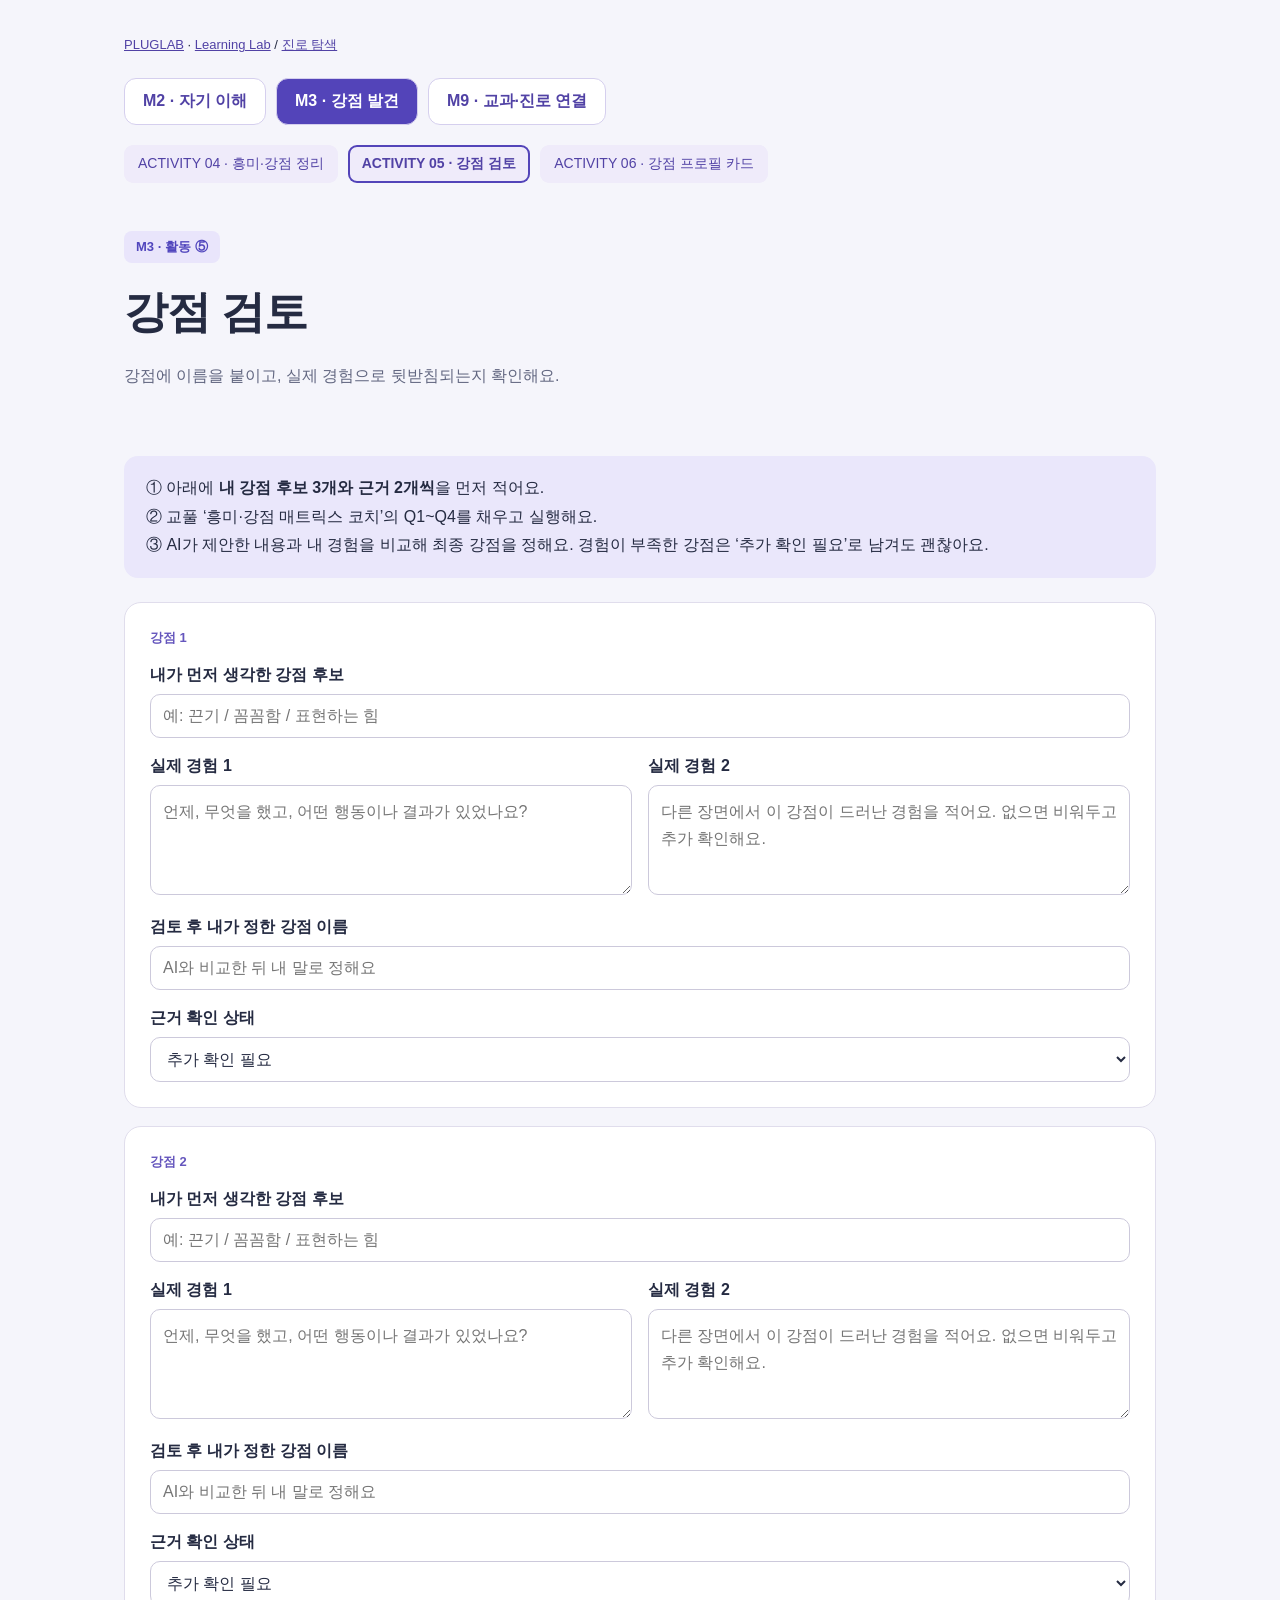
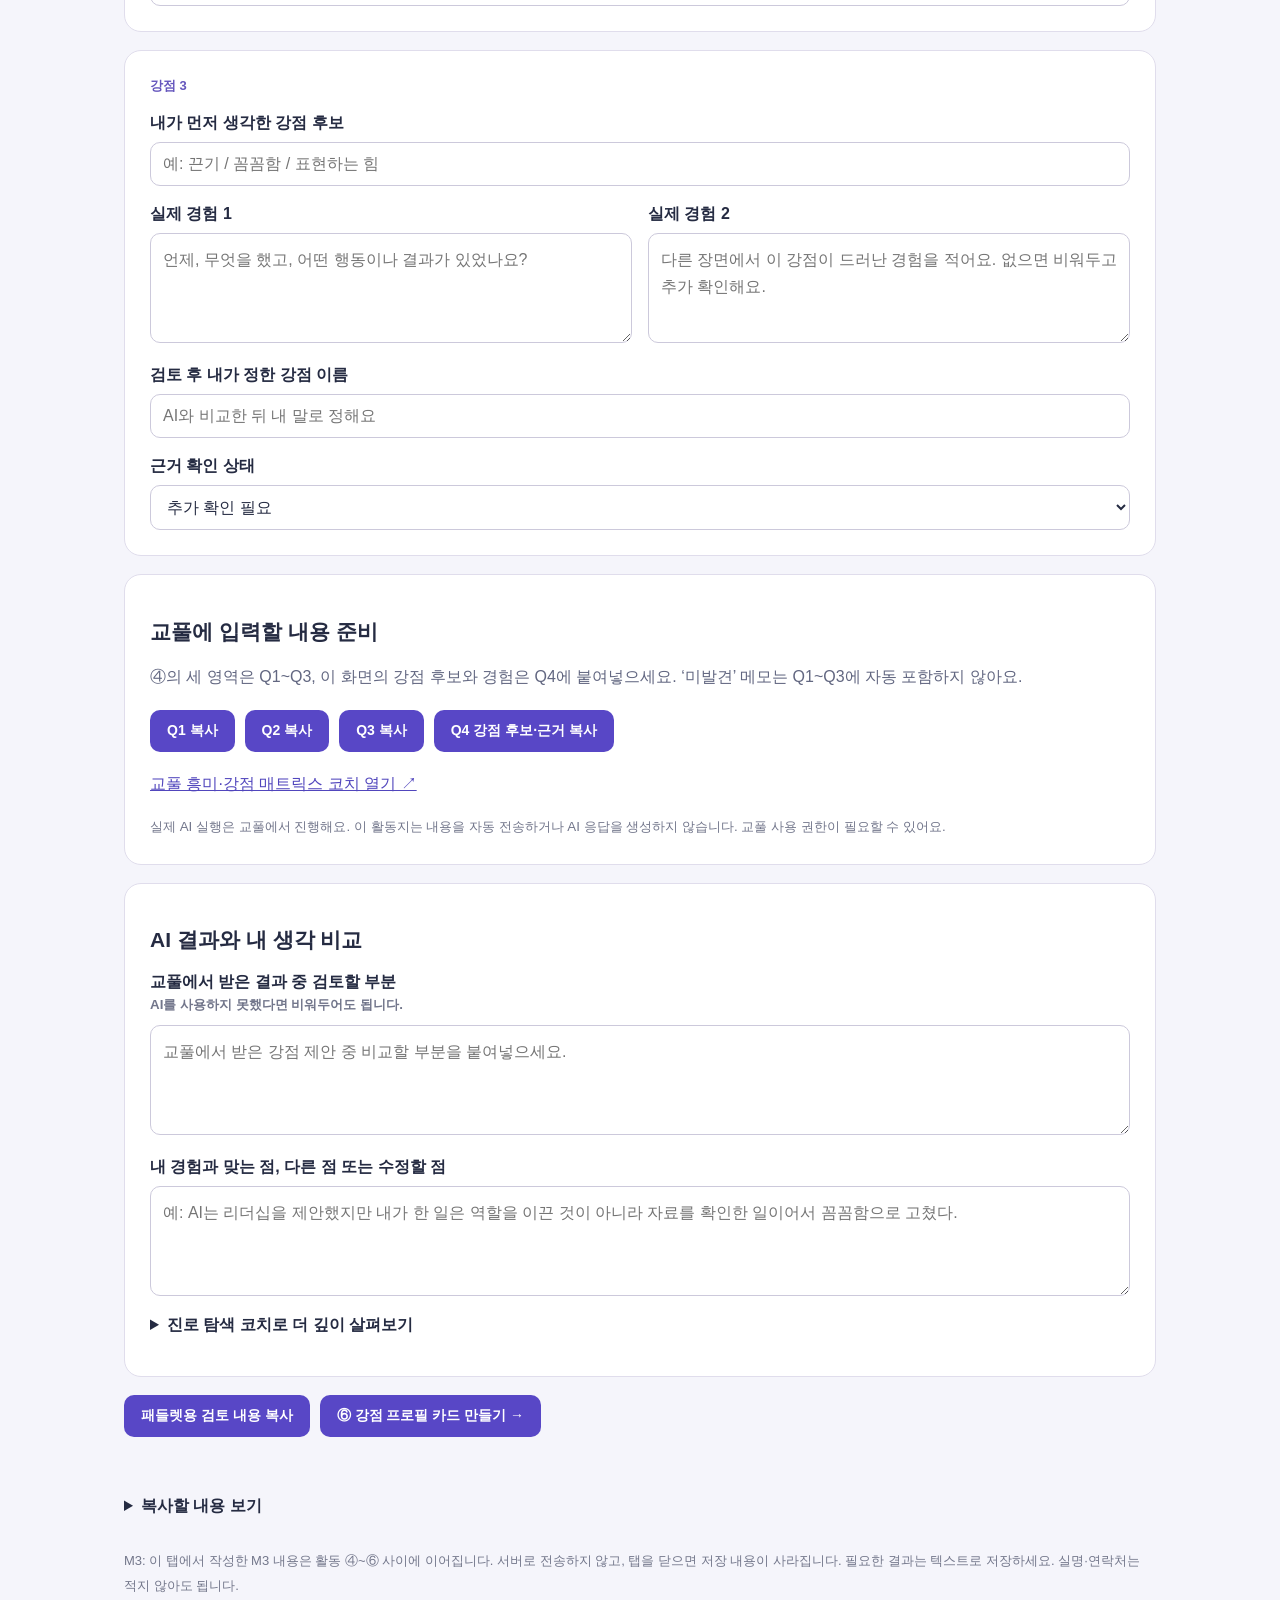
<file: strengths.html>
<!doctype html><html lang="ko"><meta charset="utf-8"><meta name="viewport" content="width=device-width,initial-scale=1"><title>M3 · 강점 검토 | PLUGLAB</title><link rel="stylesheet" href="m3.css"><link rel="stylesheet" href="career-nav.css"><main><div class="career-crumb"><a href="https://pluglab.co.kr/index.html">PLUGLAB</a> · <a href="https://pluglab.co.kr/learning-lab.html#lab06">Learning Lab</a> / <a href="home.html">진로 탐색</a></div><nav class="career-modules" aria-label="진로 모듈"><a href="index.html">M2 · 자기 이해</a><a href="matrix.html" aria-current="page">M3 · 강점 발견</a><a href="subject-map.html">M9 · 교과·진로 연결</a></nav><nav class="career-activities" aria-label="M3 활동"><a href="matrix.html">ACTIVITY 04 · 흥미·강점 정리</a><a href="strengths.html" aria-current="page">ACTIVITY 05 · 강점 검토</a><a href="profile.html">ACTIVITY 06 · 강점 프로필 카드</a></nav><div class="module-tag">M3 · 활동 ⑤</div><header><h1>강점 검토</h1><p>강점에 이름을 붙이고, 실제 경험으로 뒷받침되는지 확인해요.</p></header><p id="storage-status" class="status" role="status"></p><div class="note">① 아래에 <b>내 강점 후보 3개와 근거 2개씩</b>을 먼저 적어요.<br>② 교풀 ‘흥미·강점 매트릭스 코치’의 Q1~Q4를 채우고 실행해요.<br>③ AI가 제안한 내용과 내 경험을 비교해 최종 강점을 정해요. 경험이 부족한 강점은 ‘추가 확인 필요’로 남겨도 괜찮아요.</div><section class="editor"><div id="strength-editors"></div><section class="panel"><h2>교풀에 입력할 내용 준비</h2><p>④의 세 영역은 Q1~Q3, 이 화면의 강점 후보와 경험은 Q4에 붙여넣으세요. ‘미발견’ 메모는 Q1~Q3에 자동 포함하지 않아요.</p><div class="actions"><button data-copy="likegood">Q1 복사</button><button data-copy="likelearn">Q2 복사</button><button data-copy="goodless">Q3 복사</button><button data-copy="candidates">Q4 강점 후보·근거 복사</button></div><p><a href="https://www.gyopool.com/dashboard/ai/apps/1485" target="_blank" rel="noopener">교풀 흥미·강점 매트릭스 코치 열기 ↗</a></p><small>실제 AI 실행은 교풀에서 진행해요. 이 활동지는 내용을 자동 전송하거나 AI 응답을 생성하지 않습니다. 교풀 사용 권한이 필요할 수 있어요.</small></section><section class="panel"><h2>AI 결과와 내 생각 비교</h2><label for="airesult">교풀에서 받은 결과 중 검토할 부분 <small>AI를 사용하지 못했다면 비워두어도 됩니다.</small></label><textarea id="airesult" data-field="airesult" maxlength="6000" placeholder="교풀에서 받은 강점 제안 중 비교할 부분을 붙여넣으세요."></textarea><label for="judgment">내 경험과 맞는 점, 다른 점 또는 수정할 점</label><textarea id="judgment" data-field="judgment" maxlength="2000" placeholder="예: AI는 리더십을 제안했지만 내가 한 일은 역할을 이끈 것이 아니라 자료를 확인한 일이어서 꼼꼼함으로 고쳤다."></textarea><details><summary>진로 탐색 코치로 더 깊이 살펴보기</summary><p>지도안의 심화 활동입니다. ‘시간 가는 줄 모르고 한 일’에는 실제 경험, ‘잘하는 것과 어려운 것’에는 강점 후보와 어려운 점, ‘내가 중요하게 여기는 가치’에는 M2의 선택과 이유를 적어 실행합니다. 결과를 위 칸에 기록하고 직접 판단하세요.</p><a href="https://www.gyopool.com/dashboard/ai/apps/1480" target="_blank" rel="noopener">교풀 진로 탐색 코치 열기 ↗</a></details></section><div class="actions"><button data-copy="review">패들렛용 검토 내용 복사</button><a class="button" href="profile.html">⑥ 강점 프로필 카드 만들기 →</a></div><p class="status" id="message" role="status"></p></section><details><summary>복사할 내용 보기</summary><pre id="text-preview"></pre></details><footer>M3: 이 탭에서 작성한 M3 내용은 활동 ④~⑥ 사이에 이어집니다. 서버로 전송하지 않고, 탭을 닫으면 저장 내용이 사라집니다. 필요한 결과는 텍스트로 저장하세요. 실명·연락처는 적지 않아도 됩니다.</footer></main><script src="m3.js"></script></html>
</file>
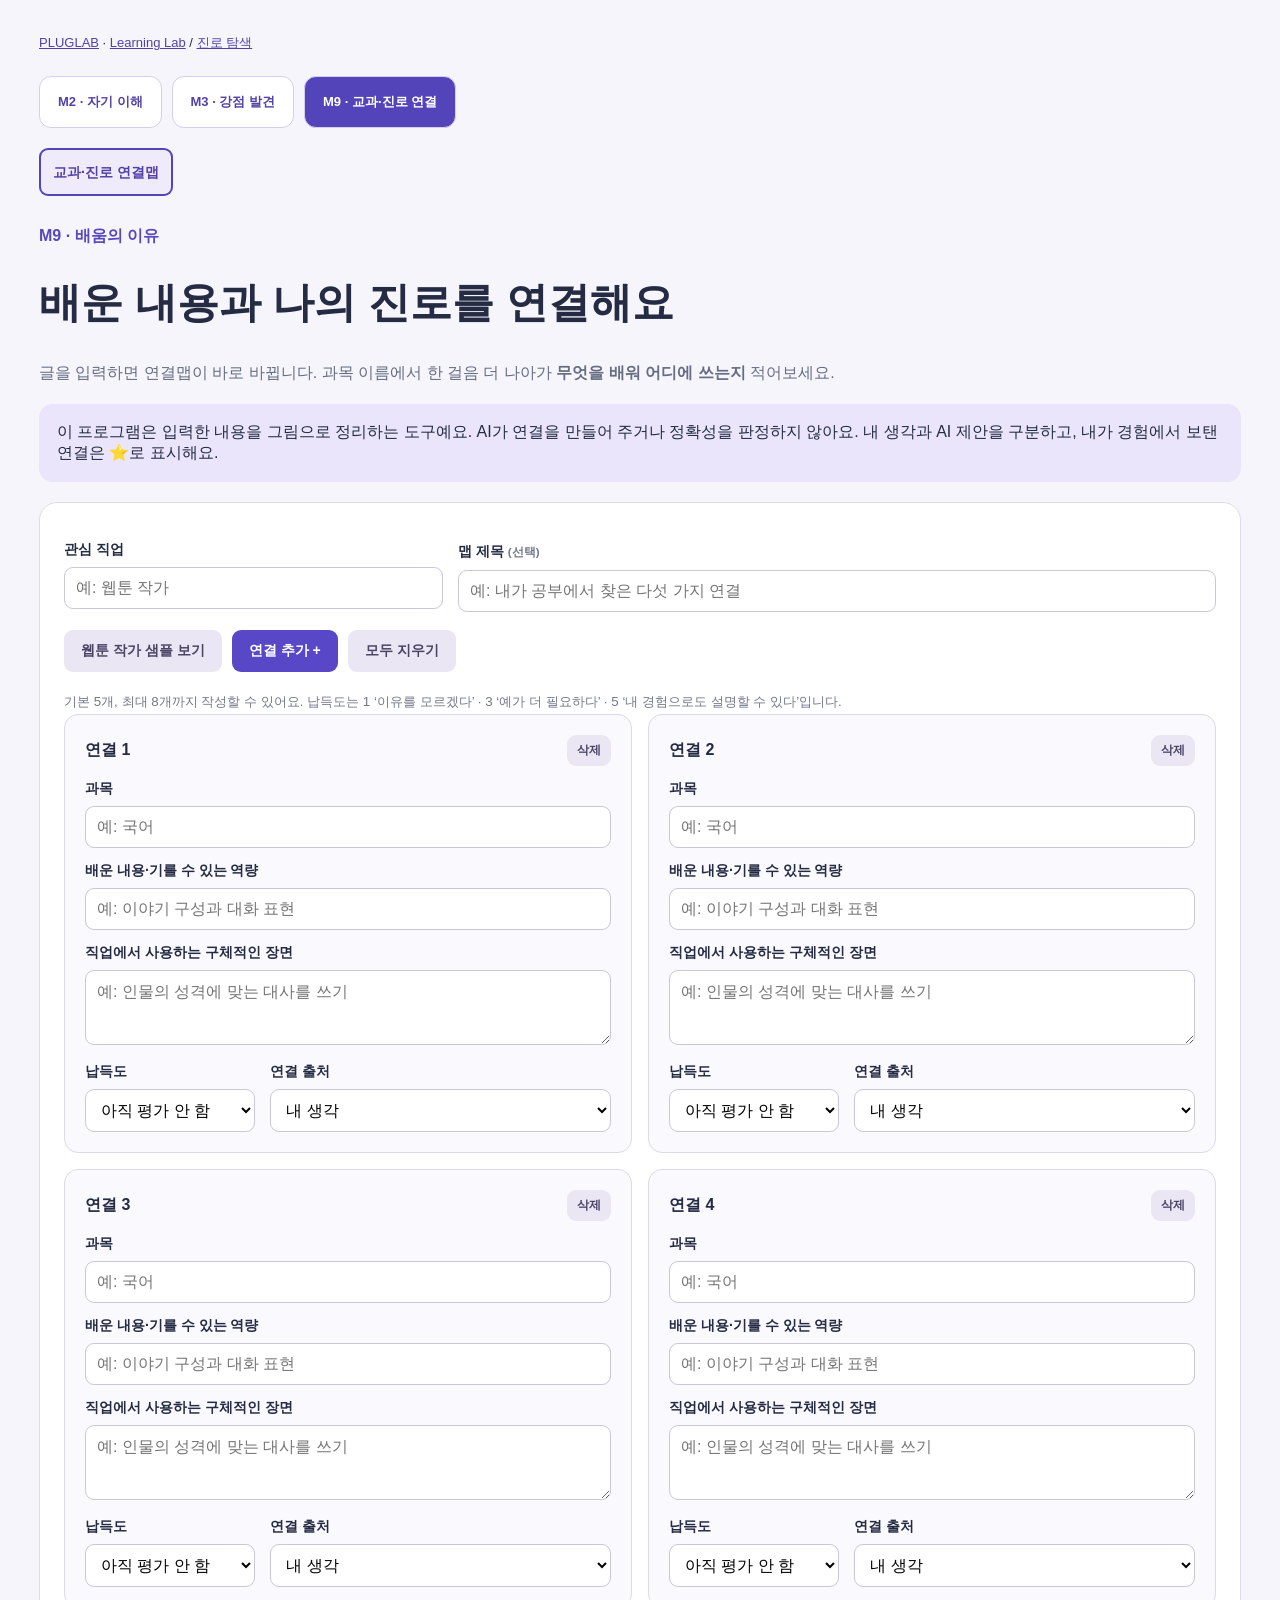
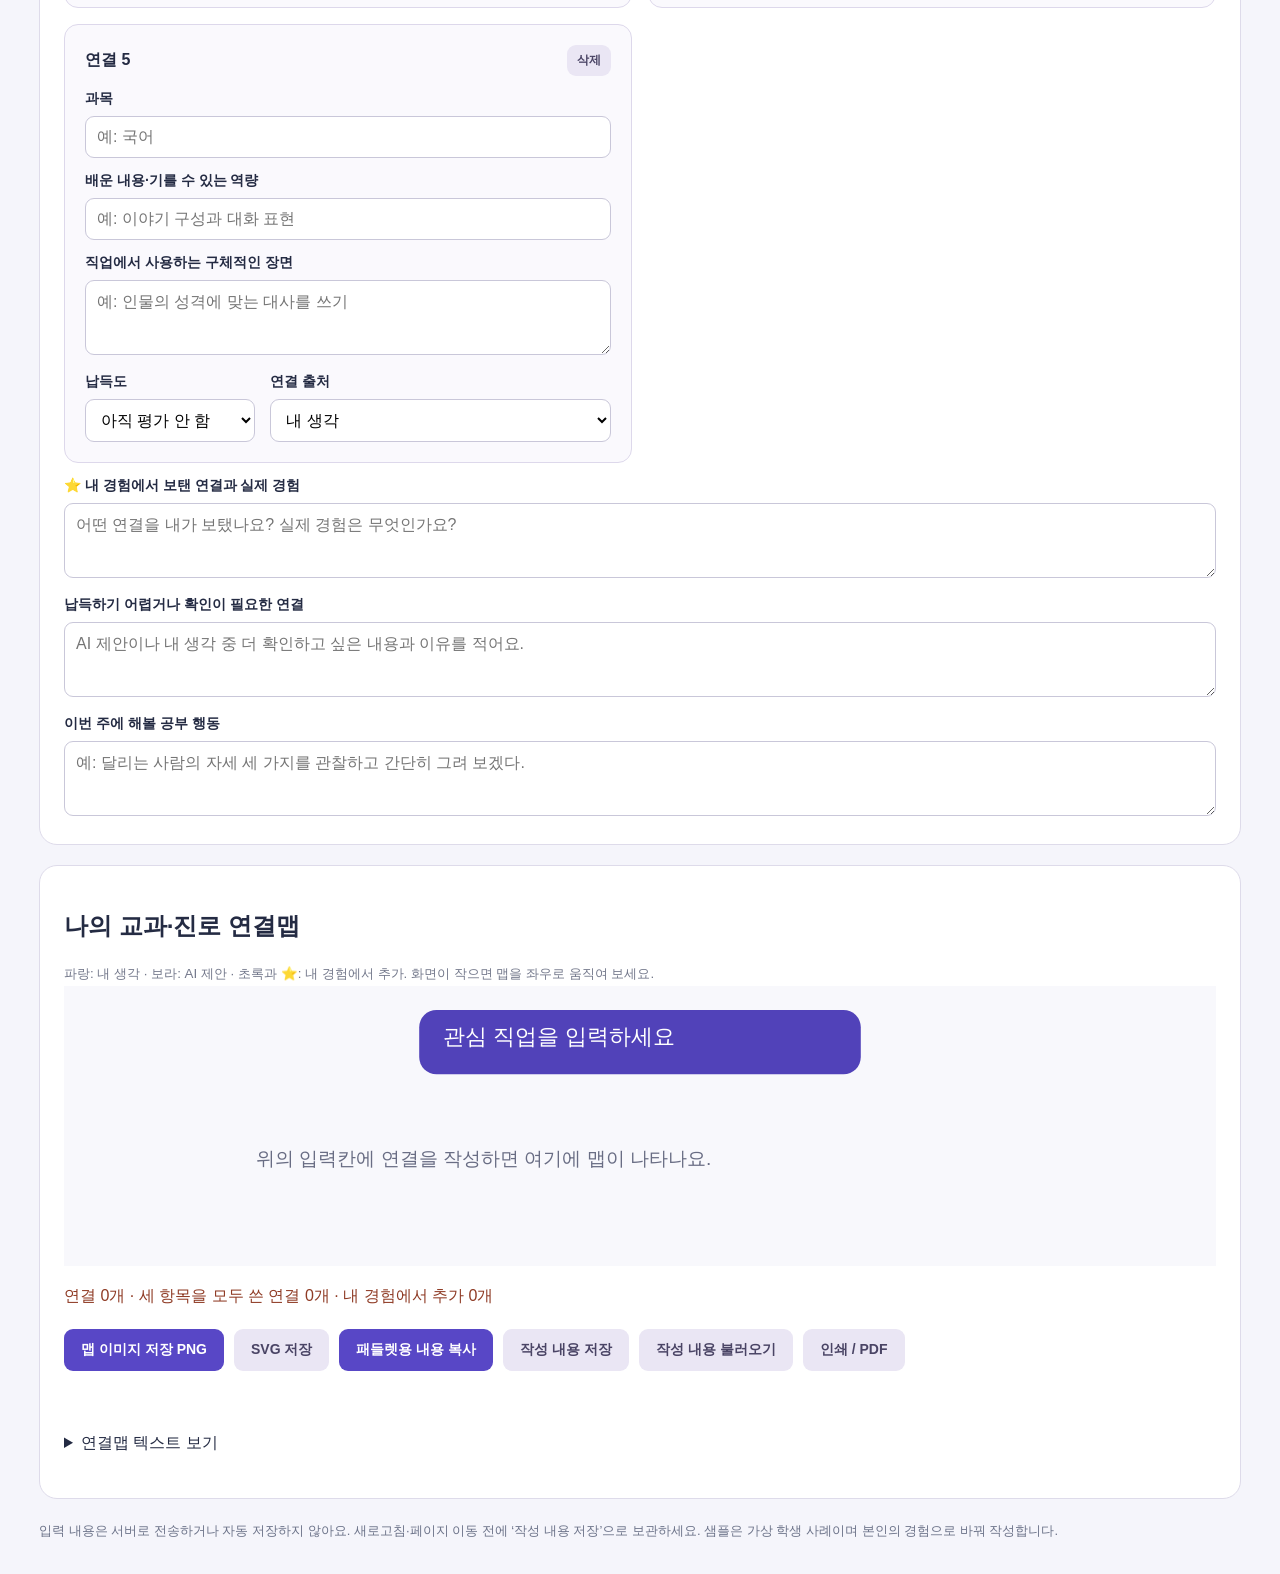
<file: subject-map.html>
<!doctype html><html lang="ko"><meta charset="utf-8"><meta name="viewport" content="width=device-width,initial-scale=1"><title>M9 · 교과·진로 연결맵 만들기 | PLUGLAB</title><style>
*{box-sizing:border-box}body{margin:0;background:#f5f5fb;color:#242b43;font-family:Arial,'Noto Sans KR',sans-serif}main{max-width:1250px;margin:auto;padding:30px 24px}nav{font-size:13px;line-height:2;display:flex;gap:18px;flex-wrap:wrap}a{color:#5344b9}.tag{color:#5748bc;font-weight:bold;margin-top:30px}h1{font-size:clamp(28px,5vw,42px)}p{line-height:1.8;color:#666d83}.note{background:#eae5fa;padding:18px;border-radius:14px}.panel{background:white;border:1px solid #dedbea;border-radius:18px;padding:24px;margin:20px 0}label{display:block;font-weight:bold;font-size:14px;margin:14px 0 8px}input,textarea,select{width:100%;border:1px solid #c9c7d9;border-radius:9px;padding:11px;font:inherit;background:white}textarea{min-height:75px;resize:vertical}button,.button{padding:12px 17px;border:0;border-radius:9px;background:#5847c6;color:white;font:700 14px Arial;cursor:pointer}.secondary{color:#4a4465;background:#eae6f4}.actions{display:flex;gap:10px;flex-wrap:wrap;margin:18px 0}.fields{display:grid;grid-template-columns:1fr 2fr;gap:15px}.rows{display:grid;grid-template-columns:1fr 1fr;gap:16px}.row{border:1px solid #ddd8eb;border-radius:14px;padding:20px;background:#faf9fd}.rowhead{display:flex;justify-content:space-between;align-items:center}.rowhead button{padding:7px 10px;font-size:12px}small{color:#73788b;line-height:1.8}.status{color:#8f3b25;line-height:1.8;min-height:24px}#map{overflow:auto}svg{display:block;width:100%;height:auto;min-width:620px}details{margin:20px 0}summary{cursor:pointer}pre{white-space:pre-wrap;line-height:1.8;background:#f1eef7;padding:18px}footer{font-size:13px;line-height:1.9;color:#6c7389}button:focus-visible,input:focus-visible,textarea:focus-visible,select:focus-visible{outline:3px solid #edae35;outline-offset:2px}@media(max-width:700px){.rows,.fields{grid-template-columns:1fr}main{padding:24px 14px}.panel{padding:18px}}@media print{.editor,nav,.tag,header,.note,.actions,.status,details,footer{display:none}body{background:white}main,.panel{padding:0;margin:0;border:0}#map{overflow:visible}svg{min-width:0;width:100%}@page{size:A4 landscape;margin:10mm}}
</style><link rel="stylesheet" href="career-nav.css"><main><div class="career-crumb"><a href="https://pluglab.co.kr/index.html">PLUGLAB</a> · <a href="https://pluglab.co.kr/learning-lab.html#lab06">Learning Lab</a> / <a href="home.html">진로 탐색</a></div><nav class="career-modules" aria-label="진로 모듈"><a href="index.html">M2 · 자기 이해</a><a href="matrix.html">M3 · 강점 발견</a><a href="subject-map.html" aria-current="page">M9 · 교과·진로 연결</a></nav><nav class="career-activities" aria-label="M9 활동"><a href="subject-map.html" aria-current="page">교과·진로 연결맵</a></nav><div class="tag">M9 · 배움의 이유</div><header><h1>배운 내용과 나의 진로를 연결해요</h1><p>글을 입력하면 연결맵이 바로 바뀝니다. 과목 이름에서 한 걸음 더 나아가 <b>무엇을 배워 어디에 쓰는지</b> 적어보세요.</p></header><div class="note">이 프로그램은 입력한 내용을 그림으로 정리하는 도구예요. AI가 연결을 만들어 주거나 정확성을 판정하지 않아요. 내 생각과 AI 제안을 구분하고, 내가 경험에서 보탠 연결은 ⭐로 표시해요.</div><section class="panel editor"><div class="fields"><div><label for="job">관심 직업</label><input id="job" maxlength="60" placeholder="예: 웹툰 작가"></div><div><label for="title">맵 제목 <small>(선택)</small></label><input id="title" maxlength="80" placeholder="예: 내가 공부에서 찾은 다섯 가지 연결"></div></div><div class="actions"><button id="sample" class="secondary">웹툰 작가 샘플 보기</button><button id="add">연결 추가 +</button><button id="reset" class="secondary">모두 지우기</button></div><small>기본 5개, 최대 8개까지 작성할 수 있어요. 납득도는 1 ‘이유를 모르겠다’ · 3 ‘예가 더 필요하다’ · 5 ‘내 경험으로도 설명할 수 있다’입니다.</small><div id="rows" class="rows"></div><label for="experience">⭐ 내 경험에서 보탠 연결과 실제 경험</label><textarea id="experience" maxlength="1500" placeholder="어떤 연결을 내가 보탰나요? 실제 경험은 무엇인가요?"></textarea><label for="question">납득하기 어렵거나 확인이 필요한 연결</label><textarea id="question" maxlength="1000" placeholder="AI 제안이나 내 생각 중 더 확인하고 싶은 내용과 이유를 적어요."></textarea><label for="action">이번 주에 해볼 공부 행동</label><textarea id="action" maxlength="1000" placeholder="예: 달리는 사람의 자세 세 가지를 관찰하고 간단히 그려 보겠다."></textarea></section><section class="panel"><h2>나의 교과·진로 연결맵</h2><small>파랑: 내 생각 · 보라: AI 제안 · 초록과 ⭐: 내 경험에서 추가. 화면이 작으면 맵을 좌우로 움직여 보세요.</small><div id="map" aria-label="입력 내용으로 만든 교과 진로 연결맵"></div><p id="summary" class="status" role="status"></p><div class="actions"><button id="png">맵 이미지 저장 PNG</button><button id="svg" class="secondary">SVG 저장</button><button id="copy">패들렛용 내용 복사</button><button id="save" class="secondary">작성 내용 저장</button><button id="load" class="secondary">작성 내용 불러오기</button><button id="print" class="secondary">인쇄 / PDF</button><input id="file" type="file" accept=".json,application/json" hidden></div><p id="message" class="status" role="status"></p><details><summary>연결맵 텍스트 보기</summary><pre id="text"></pre></details></section><footer>입력 내용은 서버로 전송하거나 자동 저장하지 않아요. 새로고침·페이지 이동 전에 ‘작성 내용 저장’으로 보관하세요. 샘플은 가상 학생 사례이며 본인의 경험으로 바꿔 작성합니다.</footer></main><script>
const $=id=>document.getElementById(id),NS='http://www.w3.org/2000/svg';const blank=()=>({subject:'',concept:'',scene:'',score:'',source:'내 생각'});let entries=Array.from({length:5},blank);const sources=['내 생각','AI 제안','내 경험에서 추가'];
function rowUI(){ $('rows').replaceChildren(...entries.map((r,i)=>{const d=document.createElement('section');d.className='row';d.innerHTML=`<div class="rowhead"><b>연결 ${i+1}</b><button data-remove="${i}" class="secondary" aria-label="연결 ${i+1} 삭제">삭제</button></div><label for="sub${i}">과목</label><input id="sub${i}" data-i="${i}" data-k="subject" maxlength="30" placeholder="예: 국어"><label for="concept${i}">배운 내용·기를 수 있는 역량</label><input id="concept${i}" data-i="${i}" data-k="concept" maxlength="150" placeholder="예: 이야기 구성과 대화 표현"><label for="scene${i}">직업에서 사용하는 구체적인 장면</label><textarea id="scene${i}" data-i="${i}" data-k="scene" maxlength="400" placeholder="예: 인물의 성격에 맞는 대사를 쓰기"></textarea><div class="fields"><div><label for="score${i}">납득도</label><select id="score${i}" data-i="${i}" data-k="score"><option value="">아직 평가 안 함</option>${[1,2,3,4,5].map(n=>`<option value="${n}">${n}점</option>`).join('')}</select></div><div><label for="source${i}">연결 출처</label><select id="source${i}" data-i="${i}" data-k="source">${sources.map(x=>`<option>${x}</option>`).join('')}</select></div></div>`;d.querySelectorAll('[data-k]').forEach(e=>e.value=r[e.dataset.k]);return d}));render()}
function el(name,attrs={},text){let e=document.createElementNS(NS,name);for(const[k,v]of Object.entries(attrs))e.setAttribute(k,v);if(text!==undefined)e.textContent=text;return e}const ctx=document.createElement('canvas').getContext('2d');ctx.font='18px Arial';
function wrap(text,max=390){let lines=[],s='';for(const c of String(text)){if(c==='\n'){lines.push(s);s='';continue}if(ctx.measureText(s+c).width>max&&s){lines.push(s);s=c}else s+=c}if(s)lines.push(s);return lines.length?lines:['']}
function textBlock(g,txt,x,y,size=18,color='#26324a',width=390){let ls=wrap(txt,width);ls.forEach((l,i)=>g.append(el('text',{x,y:y+i*27,'font-size':size,fill:color},l)));return y+ls.length*27}
function model(){return {version:1,job:$('job').value,title:$('title').value,entries,experience:$('experience').value,question:$('question').value,action:$('action').value}}
function report(){let m=model();return 'M9 · 教'.replace('教','교과·진로 연결맵')+'\n관심 직업: '+m.job+'\n'+(m.title?'제목: '+m.title+'\n':'')+'\n'+entries.filter(r=>r.subject||r.concept||r.scene).map(r=>`${r.source==='내 경험에서 추가'?'⭐ ':''}${r.subject||'(과목 미작성)'} → ${r.concept||'(배운 내용 미작성)'} → ${r.scene||'(활용 장면 미작성)'}\n납득도: ${r.score?r.score+'점':'미평가'} / 출처: ${r.source}`).join('\n\n')+'\n\n내 경험: '+m.experience+'\n확인할 점: '+m.question+'\n이번 주 행동: '+m.action}
function render(){let active=entries.filter(r=>r.subject||r.concept||r.scene);let s=el('svg',{xmlns:NS,viewBox:'0 0 1200 500',role:'img','aria-label':($('job').value||'관심 직업')+' 교과 연결맵'});s.style.fontFamily='Arial, sans-serif';let bg=el('rect',{width:1200,height:10000,fill:'#f8f8fc'});s.append(bg);let rootHeight=40+wrap($('job').value||'관심 직업을 입력하세요',420).length*27;let start=rootHeight+90,ys=start;let layout=[];for(let i=0;i<active.length;i+=2){let pair=active.slice(i,i+2);let heights=pair.map(r=>120+(wrap(r.subject||'과목 미작성').length-1+wrap(r.concept||'배운 내용 입력').length+wrap(r.scene||'활용 장면 입력').length)*27);let h=Math.max(...heights);pair.forEach((r,j)=>layout.push({r,x:j?670:40,y:ys,h}));ys+=h+28}let bottom=ys+20;let titleOffset=$('title').value?40:0;let g=el('g',{transform:`translate(0 ${titleOffset})`});s.append(g);if(titleOffset)s.append(el('text',{x:40,y:28,'font-size':19,fill:'#5142b9'},$('title').value));g.append(el('rect',{x:370,y:25,width:460,height:rootHeight,rx:18,fill:'#5142b9'}));textBlock(g,$('job').value||'관심 직업을 입력하세요',395,60,23,'white',410);if(layout.length){g.append(el('path',{d:`M600 ${25+rootHeight} V${layout[layout.length-1].y+40}`,stroke:'#b9b3d5','stroke-width':3,fill:'none'}))}for(const{r,x,y,h}of layout){const color=r.source==='AI 제안'?'#7950b8':r.source==='내 경험에서追加'?'#207862':r.source==='내 경험에서 추가'?'#207862':'#256f9e';g.append(el('path',{d:`M600 ${y+40} H${x===40?530:670}`,stroke:'#b9b3d5','stroke-width':3,fill:'none'}));g.append(el('rect',{x,y,width:490,height:h,rx:16,fill:'white',stroke:color,'stroke-width':2}));let yy=textBlock(g,(r.source==='내 경험에서 추가'?'★ ':'')+(r.subject||'과목 미작성'),x+22,y+36,21,color);yy=textBlock(g,'배움 · '+(r.concept||'배운 내용을 입력하세요'),x+22,yy+10);yy=textBlock(g,'활용 · '+(r.scene||'직업에서 쓰는 장면을 입력하세요'),x+22,yy+7);textBlock(g,`${r.source}  |  납득도 ${r.score?r.score+'/5':'미평가'}`,x+22,yy+12,15,color)}if(!active.length){textBlock(g,'위의 입력칸에 연결을 작성하면 여기에 맵이 나타나요.',200,start+30,20,'#696d84',800);bottom=start+100}for(const[label,id]of [['내 경험','experience'],['더 확인할 점','question'],['이번 주 행동','action']])if($(id).value){bottom=textBlock(g,label+' · '+$(id).value,40,bottom+25,18,'#424962',1100)+12}s.setAttribute('viewBox',`0 0 1200 ${bottom+35+titleOffset}`);bg.setAttribute('height',bottom+35+titleOffset);$('map').replaceChildren(s);let complete=active.filter(r=>r.subject.trim()&&r.concept.trim()&&r.scene.trim()).length;$('summary').textContent=`연결 ${active.length}개 · 세 항목을 모두 쓴 연결 ${complete}개 · 내 경험에서 추가 ${active.filter(r=>r.source==='내 경험에서 추가').length}개`;$('text').textContent=report()}
function download(blob,name){let u=URL.createObjectURL(blob),a=document.createElement('a');a.href=u;a.download=name;a.click();setTimeout(()=>URL.revokeObjectURL(u),1000)}
$('rows').addEventListener('input',e=>{if(!e.target.dataset.k)return;entries[+e.target.dataset.i][e.target.dataset.k]=e.target.value;render()});$('rows').addEventListener('change',e=>{if(!e.target.dataset.k)return;entries[+e.target.dataset.i][e.target.dataset.k]=e.target.value;render()});$('rows').onclick=e=>{if(e.target.dataset.remove===undefined)return;if(entries.length===1){$('message').textContent='연결은 최소 한 칸을 남겨주세요.';return}let i=+e.target.dataset.remove;if((entries[i].subject||entries[i].concept||entries[i].scene)&&!confirm('이 연결을 삭제할까요?'))return;entries.splice(i,1);rowUI()};
for(const id of ['job','title','experience','question','action'])$(id).oninput=render;$('add').onclick=()=>{if(entries.length>=8){$('message').textContent='최대 8개까지 작성할 수 있어요.';return}entries.push(blank());rowUI()};
function apply(m){$('job').value=m.job||'';$('title').value=m.title||'';entries=m.entries;for(const k of ['experience','question','action'])$(k).value=m[k]||'';rowUI()}
$('sample').onclick=()=>{if(($('job').value||entries.some(r=>r.subject||r.concept||r.scene))&&!confirm('현재 내용을 샘플로 바꿀까요? 저장이 필요하면 취소 후 작성 내용을 먼저 저장하세요.'))return;apply({job:'웹툰 작가',title:'가상 학생의 교과·진로 연결 예시',entries:[['국어','이야기 구성과 대화 표현','사건의 흐름과 인물의 대사를 만들기','5','내 생각'],['미술','구도와 색채','장면을 배치하고 분위기를 표현하기','5','내 생각'],['사회','문화와 사회 현상 이해','작품의 시대·지역 배경을 조사하기','4','AI 제안'],['정보','디지털 자료 정리','그림 파일을 회차와 수정본별로 관리하기','4','AI 제안'],['체육','몸의 움직임 관찰','농구하는 인물의 자세를 관찰해 표현하기','5','내 경험에서 추가']].map(a=>Object.fromEntries(['subject','concept','scene','score','source'].map((k,i)=>[k,a[i]]))),experience:'농구하는 친구를 그릴 때 팔과 다리의 위치가 어색했다. 직접 관찰하니 고치기 쉬웠다.',question:'정보 과목에서 배운 어떤 방법이 그림 파일 관리에 도움이 되는지 더 알아보고 싶다.',action:'움직이는 사람의 자세 세 가지를 관찰하고 간단히 그려보겠다.'})};$('reset').onclick=()=>{if(!confirm('모든 내용을 지울까요?'))return;apply({entries:Array.from({length:5},blank)})};
$('svg').onclick=()=>download(new Blob([new XMLSerializer().serializeToString($('map').firstChild)],{type:'image/svg+xml;charset=utf-8'}),'M9_교과진로연결맵.svg');$('png').onclick=()=>{let s=$('map').firstChild,u=URL.createObjectURL(new Blob([new XMLSerializer().serializeToString(s)],{type:'image/svg+xml;charset=utf-8'})),im=new Image();im.onload=()=>{let c=document.createElement('canvas');c.width=1800;c.height=Math.round(s.viewBox.baseVal.height*1.5);c.getContext('2d').drawImage(im,0,0,c.width,c.height);c.toBlob(b=>{if(b){download(b,'M9_교과진로연결맵.png');$('message').textContent='맵 이미지를 저장했어요.'}else $('message').textContent='이미지 저장을 완료하지 못했어요. SVG 저장을 사용하세요.'});URL.revokeObjectURL(u)};im.onerror=()=>{$('message').textContent='이미지 변환에 실패했어요. SVG 저장을 사용하세요.';URL.revokeObjectURL(u)};im.src=u};$('copy').onclick=async()=>{try{await navigator.clipboard.writeText(report());$('message').textContent='복사했어요. 패들렛에 붙여넣으세요.'}catch{$('text').closest('details').open=true;$('message').textContent='아래 텍스트를 선택해 복사하세요.'}};$('save').onclick=()=>download(new Blob([JSON.stringify(model(),null,2)],{type:'application/json'}),'M9_작성내용.json');$('load').onclick=()=>$('file').click();$('file').onchange=async e=>{let f=e.target.files[0];if(!f)return;try{if(f.size>200000)throw Error();let m=JSON.parse(await f.text());if(m.version!==1||!Array.isArray(m.entries)||m.entries.length<1||m.entries.length>8)throw Error();for(const k of ['job','title','experience','question','action'])if(typeof m[k]!=='string'||m[k].length>2000)throw Error();for(const r of m.entries){for(const k of ['subject','concept','scene','score','source'])if(typeof r[k]!=='string'||r[k].length>500)throw Error();if(!sources.includes(r.source)||!['','1','2','3','4','5'].includes(r.score))throw Error()}if(!confirm('현재 내용을 불러온 파일로 바꿀까요?'))return;apply(m);$('message').textContent='작성 내용을 불러왔어요.'}catch{$('message').textContent='이 프로그램에서 저장한 올바른 작성 파일을 선택하세요.'}e.target.value=''};$('print').onclick=()=>window.print();rowUI();
</script></html>
</file>
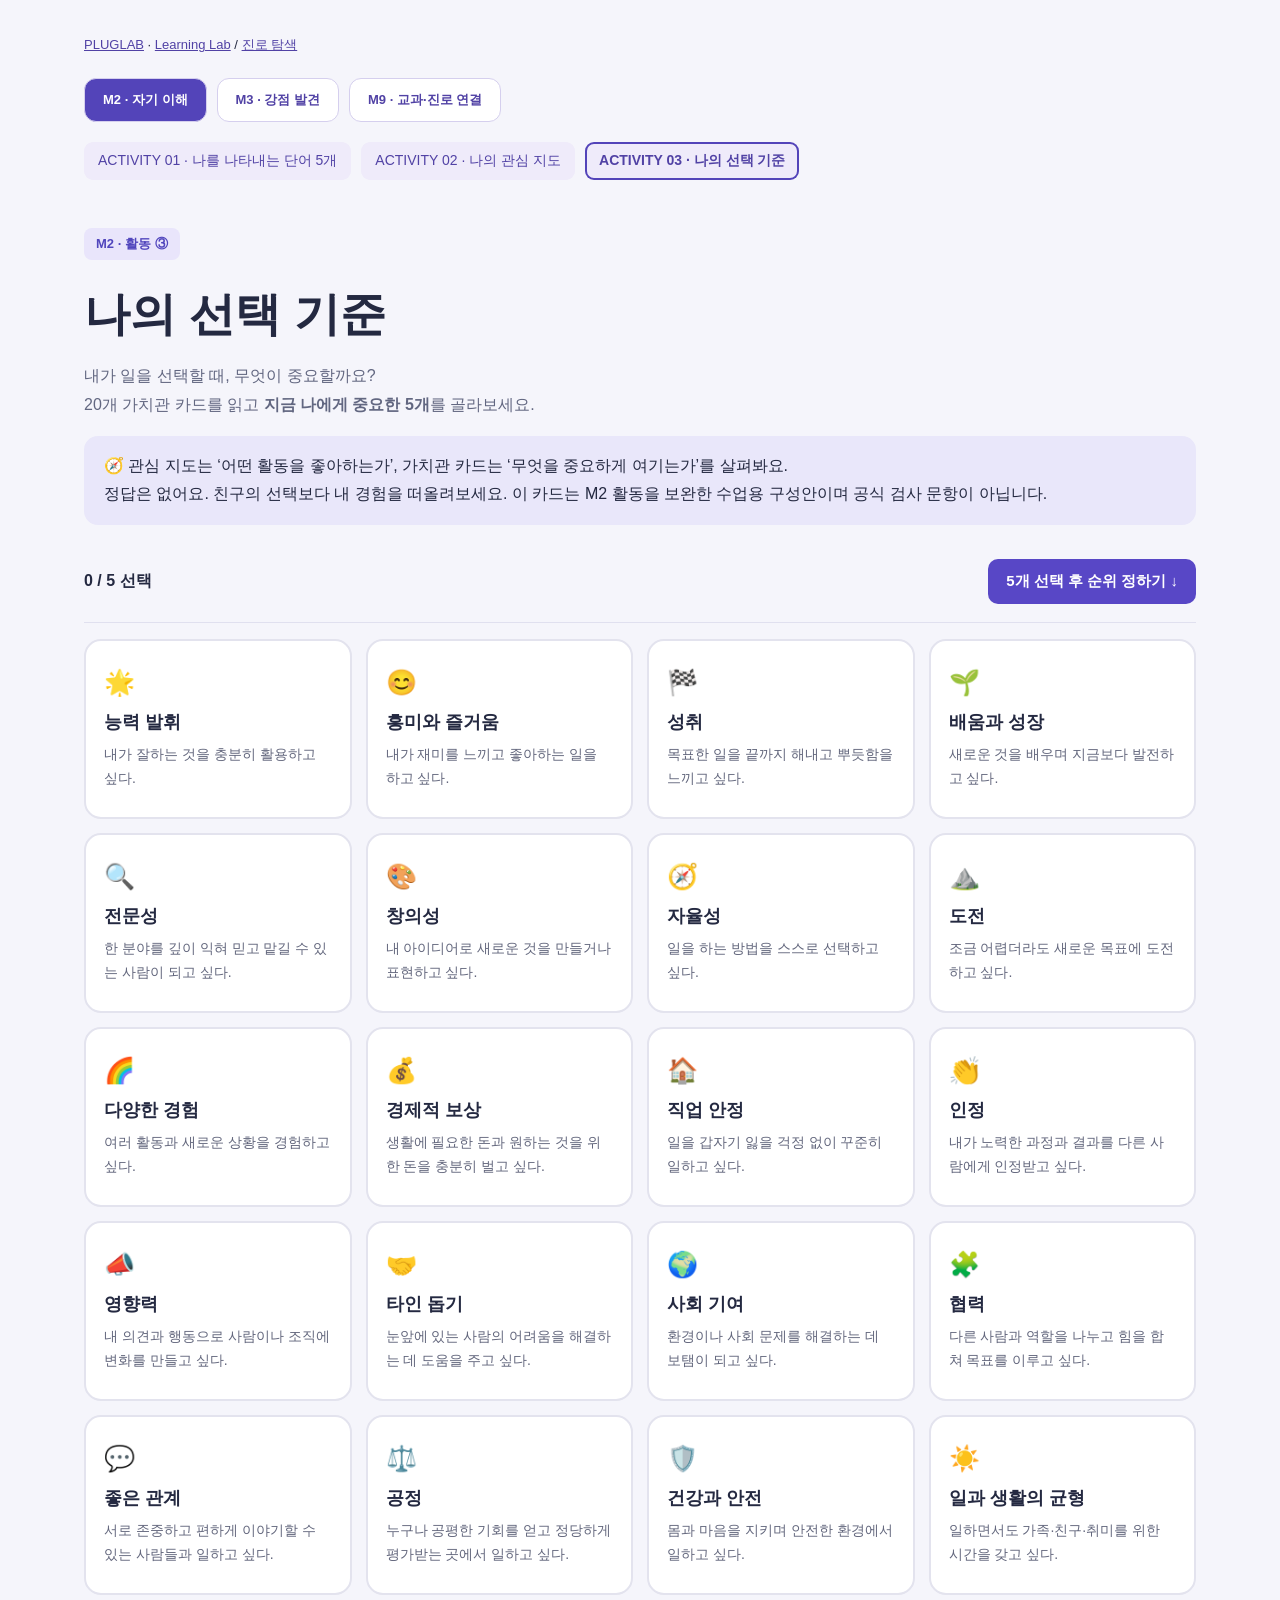
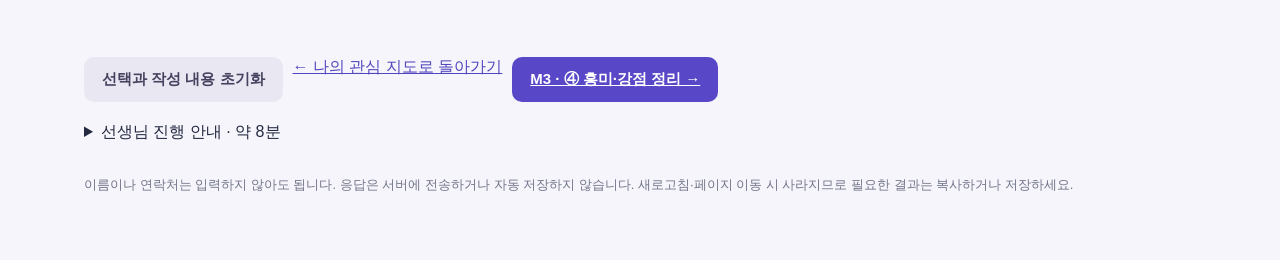
<file: values.html>
<!doctype html><html lang="ko"><meta charset="utf-8"><meta name="viewport" content="width=device-width,initial-scale=1"><title>나의 선택 기준 · 가치관 카드 | PLUGLAB</title><style>
*{box-sizing:border-box}body{margin:0;background:#f5f5fb;color:#242941;font-family:Arial,'Noto Sans KR',sans-serif}main{max-width:1160px;margin:auto;padding:32px 24px}nav{font-size:13px;display:flex;gap:15px;flex-wrap:wrap}a{color:#5146bd}h1{font-size:clamp(30px,5vw,46px);margin:24px 0 12px}p{line-height:1.8;color:#626781}.note{background:#e9e7fa;padding:16px 20px;border-radius:14px;line-height:1.8}.toolbar{position:sticky;top:0;background:#f5f5fbf5;z-index:2;padding:18px 0;display:flex;justify-content:space-between;align-items:center;border-bottom:1px solid #e0e0ef;margin:16px 0}.grid{display:grid;grid-template-columns:repeat(4,1fr);gap:14px}.card{position:relative;background:white;color:#242941;border:2px solid #e3e3ee;border-radius:17px;padding:22px 18px;text-align:left;min-height:180px;cursor:pointer;font:inherit}.card[aria-pressed=true]{border-color:#6250d2;background:#f0edff}.card:hover{border-color:#9d91df}.card:focus-visible,button:focus-visible{outline:3px solid #f6ae32;outline-offset:3px}.icon{font-size:25px}.card strong{display:block;font-size:18px;margin:13px 0 9px}.desc{font-size:14px;line-height:1.7;color:#63677d}.check{position:absolute;right:14px;top:12px;color:#6250d2;font-weight:bold}.button{background:#5847c6;color:white;border:0;border-radius:10px;padding:13px 18px;font-size:15px;font-weight:bold;cursor:pointer}.secondary{background:#e9e7f2;color:#454260}.actions{display:flex;flex-wrap:wrap;gap:10px;margin:20px 0}#message{color:#934126;min-height:26px;line-height:1.6}.panel{margin-top:30px;background:white;border:1px solid #e1deee;border-radius:20px;padding:28px}.rank{display:flex;align-items:center;gap:14px;padding:15px 0;border-bottom:1px solid #eee}.rank .name{flex:1}.num{background:#ebe7fd;color:#5847c6;width:35px;height:35px;display:grid;place-items:center;border-radius:50%;font-weight:bold}.move{padding:8px 12px;background:#f0eef7;border:0;border-radius:8px;cursor:pointer}.move:disabled{opacity:.3;cursor:default}label{display:block;font-weight:bold;margin:24px 0 8px}textarea{width:100%;min-height:100px;border:1px solid #cccadb;border-radius:11px;padding:14px;font:inherit;line-height:1.7}small{line-height:1.8;color:#72758b}pre{white-space:pre-wrap;font:14px/1.8 Arial;background:#f5f3fb;padding:18px;border-radius:10px}footer{font-size:13px;color:#73758a;line-height:1.9;margin:30px 0}#copymsg{min-height:25px}details{margin-top:20px}summary{cursor:pointer}.complete{color:#5847c6;font-weight:bold}@media(max-width:850px){.grid{grid-template-columns:repeat(2,1fr)}}@media(max-width:430px){main{padding:24px 14px}.grid{gap:10px}.card{padding:17px 12px;min-height:200px}.card strong{font-size:16px}.panel{padding:20px}.rank{gap:8px}.move{padding:9px}}@media print{nav,header,.note,.toolbar,.grid,#message,.actions,footer,details,.move{display:none}.panel{border:0;margin:0}body{background:white}textarea{border:0}h2{font-size:24px}}
.activity-nav{display:flex;gap:10px 18px;flex-wrap:wrap;align-items:center;font-size:13px;line-height:1.8}.activity-nav .crumb{width:100%}.activity-nav a{color:#5146bd}.activity-nav b{color:#302976}.module-tag{display:inline-block;margin-top:24px;padding:7px 12px;background:#e9e5fb;color:#5146bd;border-radius:8px;font-size:13px;font-weight:bold}</style><link rel="stylesheet" href="career-nav.css"><main><div class="career-crumb"><a href="../../index.html">PLUGLAB</a> · <a href="../../learning-lab.html#lab06">Learning Lab</a> / <a href="home.html">진로 탐색</a></div><nav class="career-modules" aria-label="진로 모듈"><a href="index.html" aria-current="page">M2 · 자기 이해</a><a href="matrix.html">M3 · 강점 발견</a><a href="subject-map.html">M9 · 교과·진로 연결</a></nav><nav class="career-activities" aria-label="M2 활동"><a href="index.html">ACTIVITY 01 · 나를 나타내는 단어 5개</a><a href="interests.html">ACTIVITY 02 · 나의 관심 지도</a><a href="values.html" aria-current="page">ACTIVITY 03 · 나의 선택 기준</a></nav><header><div class="module-tag">M2 · 활동 ③</div><h1>나의 선택 기준</h1><p>내가 일을 선택할 때, 무엇이 중요할까요?<br>20개 가치관 카드를 읽고 <b>지금 나에게 중요한 5개</b>를 골라보세요.</p></header><div class="note">🧭 관심 지도는 ‘어떤 활동을 좋아하는가’, 가치관 카드는 ‘무엇을 중요하게 여기는가’를 살펴봐요.<br>정답은 없어요. 친구의 선택보다 내 경험을 떠올려보세요. 이 카드는 M2 활동을 보완한 수업용 구성안이며 공식 검사 문항이 아닙니다.</div><div class="toolbar"><strong id="count" aria-live="polite">0 / 5 선택</strong><button class="button" id="continue">5개 선택 후 순위 정하기 ↓</button></div><div id="cards" class="grid"></div><p id="message" role="status"></p><section id="result" class="panel" hidden><h2>내가 고른 다섯 가지 가치</h2><p>처음에는 선택한 순서로 표시돼요. ↑ ↓ 버튼으로 <b>1~5순위</b>를 정해주세요.<br>모두 중요하지만, 지금의 나에게 더 중요한 순서로 놓아보세요.</p><div id="ranking"></div><p id="priority" class="complete" aria-live="polite"></p><label for="reason">1순위 가치가 중요한 이유</label><small>예: 협력이 중요하다. 축제 준비를 친구들과 나눠서 했을 때 더 즐겁고 든든했기 때문이다.</small><textarea id="reason" maxlength="1000" placeholder="나는 _____을 가장 중요하게 생각한다. 왜냐하면 _____한 경험이 있기 때문이다."></textarea><label for="action">이 가치를 지키며 해보고 싶은 활동</label><textarea id="action" maxlength="500" placeholder="예: 고등학교 동아리에서 친구들과 역할을 나눠 영상을 만들어 보고 싶다."></textarea><div class="actions"><button class="button" id="copy">패들렛용 결과 복사</button><button class="button secondary" id="coach">AI 코치 입력용 복사</button><button class="button secondary" id="download">텍스트 저장</button><button class="button secondary" id="print">인쇄 / PDF</button></div><p id="copymsg" role="status"></p><details id="fallback"><summary>결과 내용 직접 보기</summary><pre id="preview"></pre></details><details><summary>진로 탐색 코치에는 어떻게 입력하나요?</summary><p>교풀AI ‘진로 탐색 코치’의 <b>내가 중요하게 여기는 가치</b> 칸에 ‘AI 코치 입력용 복사’로 복사한 내용을 붙여넣으세요. 자동으로 전송하지는 않습니다. AI 결과는 내 흥미·강점·경험과 비교해 생각해보세요.</p></details></section><div class="actions"><button class="button secondary" id="reset">선택과 작성 내용 초기화</button><a href="interests.html">← 나의 관심 지도로 돌아가기</a><a class="button" href="matrix.html">M3 · ④ 흥미·강점 정리 →</a></div><details><summary>선생님 진행 안내 · 약 8분</summary><p>카드 읽고 5개 선택 3분 → 순위 정하기 1분 → 이유와 경험 쓰기 2분 → 짝에게 설명하고 패들렛 게시 2분. 선택이 어렵다면 가장 중요한 카드 하나부터 고르게 합니다. ‘돈’, ‘안정’ 등 특정 선택을 낮게 평가하지 않습니다. 진로를 확정하는 검사가 아니라 선택 기준을 돌아보는 활동입니다.</p></details><footer>이름이나 연락처는 입력하지 않아도 됩니다. 응답은 서버에 전송하거나 자동 저장하지 않습니다. 새로고침·페이지 이동 시 사라지므로 필요한 결과는 복사하거나 저장하세요.</footer></main><script>
const values=[['능력 발휘','내가 잘하는 것을 충분히 활용하고 싶다.','🌟'],['흥미와 즐거움','내가 재미를 느끼고 좋아하는 일을 하고 싶다.','😊'],['성취','목표한 일을 끝까지 해내고 뿌듯함을 느끼고 싶다.','🏁'],['배움과 성장','새로운 것을 배우며 지금보다 발전하고 싶다.','🌱'],['전문성','한 분야를 깊이 익혀 믿고 맡길 수 있는 사람이 되고 싶다.','🔍'],['창의성','내 아이디어로 새로운 것을 만들거나 표현하고 싶다.','🎨'],['자율성','일을 하는 방법을 스스로 선택하고 싶다.','🧭'],['도전','조금 어렵더라도 새로운 목표에 도전하고 싶다.','⛰️'],['다양한 경험','여러 활동과 새로운 상황을 경험하고 싶다.','🌈'],['경제적 보상','생활에 필요한 돈과 원하는 것을 위한 돈을 충분히 벌고 싶다.','💰'],['직업 안정','일을 갑자기 잃을 걱정 없이 꾸준히 일하고 싶다.','🏠'],['인정','내가 노력한 과정과 결과를 다른 사람에게 인정받고 싶다.','👏'],['영향력','내 의견과 행동으로 사람이나 조직에 변화를 만들고 싶다.','📣'],['타인 돕기','눈앞에 있는 사람의 어려움을 해결하는 데 도움을 주고 싶다.','🤝'],['사회 기여','환경이나 사회 문제를 해결하는 데 보탬이 되고 싶다.','🌍'],['협력','다른 사람과 역할을 나누고 힘을 합쳐 목표를 이루고 싶다.','🧩'],['좋은 관계','서로 존중하고 편하게 이야기할 수 있는 사람들과 일하고 싶다.','💬'],['공정','누구나 공평한 기회를 얻고 정당하게 평가받는 곳에서 일하고 싶다.','⚖️'],['건강과 안전','몸과 마음을 지키며 안전한 환경에서 일하고 싶다.','🛡️'],['일과 생활의 균형','일하면서도 가족·친구·취미를 위한 시간을 갖고 싶다.','☀️']];
const $=id=>document.getElementById(id);let selected=[];
$('cards').innerHTML=values.map((v,i)=>`<button class="card" data-id="${i}" aria-pressed="false" aria-label="${v[0]}: ${v[1]}"><span class="check" aria-hidden="true"></span><span class="icon" aria-hidden="true">${v[2]}</span><strong>${v[0]}</strong><span class="desc">${v[1]}</span></button>`).join('');
function coachText(){return '나는 '+selected.map((id,i)=>(i+1)+'순위 '+values[id][0]).join(', ')+'을 중요하게 생각한다. 가장 중요한 가치는 '+values[selected[0]][0]+'이다.\n그 이유: '+$('reason').value.trim()+($('action').value.trim()?'\n이 가치를 지키며 해보고 싶은 활동: '+$('action').value.trim():'')}
function report(){return '나의 선택 기준 · 가치관 카드\n\n'+selected.map((id,i)=>(i+1)+'순위: '+values[id][0]).join('\n')+'\n\n1순위가 중요한 이유와 경험: '+$('reason').value.trim()+'\n해보고 싶은 활동: '+$('action').value.trim()+'\n\n※ M2 활동을 보완한 20개 수업용 카드에서 선택한 현재의 가치관입니다. 공식 검사 결과가 아니며 경험에 따라 바뀔 수 있습니다.'}
function update(){document.querySelectorAll('.card').forEach(b=>{const n=selected.indexOf(Number(b.dataset.id));b.setAttribute('aria-pressed',String(n>=0));b.querySelector('.check').textContent=n>=0?'✓':''});$('count').textContent=selected.length+' / 5 선택';$('copymsg').textContent='';if(selected.length!==5){$('result').hidden=true;return}if(!$('result').hidden)renderRanking()}
function renderRanking(focus){$('ranking').innerHTML=selected.map((id,i)=>`<div class="rank"><span class="num">${i+1}</span><span class="name"><b>${values[id][0]}</b></span><button class="move" data-pos="${i}" data-dir="-1" aria-label="${values[id][0]} 순위 올리기" ${i===0?'disabled':''}>↑</button><button class="move" data-pos="${i}" data-dir="1" aria-label="${values[id][0]} 순위 내리기" ${i===4?'disabled':''}>↓</button></div>`).join('');$('priority').textContent='지금 가장 중요한 가치: '+values[selected[0]][0];$('preview').textContent=report();if(focus){const btn=document.querySelector(`#ranking button[data-pos="${focus.pos}"][data-dir="${focus.dir}"]`);if(btn&&!btn.disabled)btn.focus();else document.querySelector(`#ranking button[data-pos="${focus.pos}"]:not(:disabled)`).focus()}}
$('cards').onclick=e=>{const b=e.target.closest('.card');if(!b)return;const id=Number(b.dataset.id),n=selected.indexOf(id);if(n>=0)selected.splice(n,1);else if(selected.length<5)selected.push(id);else{$('message').textContent='5개를 모두 골랐어요. 바꾸려면 선택한 카드 하나를 먼저 눌러 해제하세요.';return}$('message').textContent=selected.length===5?'다섯 가지를 골랐어요. 위의 순위 정하기 버튼을 눌러주세요.':'';update()};
$('continue').onclick=()=>{if(selected.length!==5){$('message').textContent='카드 '+(5-selected.length)+'개를 더 골라주세요.';$('message').scrollIntoView({behavior:'smooth',block:'center'});return}$('result').hidden=false;renderRanking();$('result').scrollIntoView({behavior:'smooth'})};
$('ranking').onclick=e=>{const b=e.target.closest('button');if(!b)return;const i=Number(b.dataset.pos),j=i+Number(b.dataset.dir);if(j<0||j>4)return;[selected[i],selected[j]]=[selected[j],selected[i]];renderRanking({pos:j,dir:b.dataset.dir});$('copymsg').textContent=''};
for(const id of ['reason','action'])$(id).oninput=()=>{$('preview').textContent=report();$('copymsg').textContent=''};
async function copy(kind){const text=kind==='coach'?coachText():report();try{await navigator.clipboard.writeText(text);$('copymsg').textContent=kind==='coach'?'복사했어요. AI 코치의 ‘내가 중요하게 여기는 가치’ 칸에 붙여넣으세요.':'복사했어요. 패들렛 게시물에 붙여넣으세요.'}catch{$('preview').textContent=text;$('fallback').open=true;$('copymsg').textContent='자동 복사를 사용할 수 없어요. 아래 내용을 선택해 복사하세요.'}}
$('copy').onclick=()=>copy('padlet');$('coach').onclick=()=>copy('coach');$('download').onclick=()=>{const url=URL.createObjectURL(new Blob([report()],{type:'text/plain;charset=utf-8'}));const a=document.createElement('a');a.href=url;a.download='나의_가치관_카드.txt';a.click();setTimeout(()=>URL.revokeObjectURL(url),1000)};$('print').onclick=()=>window.print();$('reset').onclick=()=>{if((selected.length||$('reason').value||$('action').value)&&!confirm('선택과 작성 내용을 모두 지울까요?'))return;selected=[];$('reason').value='';$('action').value='';$('message').textContent='';update();window.scrollTo({top:0,behavior:'smooth'})};
</script></html>
</file>
<file: career-nav.css>
.career-modules{display:flex;flex-wrap:wrap;gap:10px;margin:20px 0}.career-modules a{display:inline-block;padding:12px 18px;border:1px solid #d5cfee;border-radius:12px;background:#fff;color:#5142a5;font-weight:700;text-decoration:none}.career-modules a:hover,.career-modules a[aria-current=page]{background:#5344b9;color:white}.career-activities{display:flex;flex-wrap:wrap;gap:10px;margin:12px 0 24px}.career-activities a{padding:10px 14px;background:#efebfa;border-radius:9px;color:#5142a5;text-decoration:none;font-size:14px}.career-activities a[aria-current=page]{box-shadow:inset 0 0 0 2px #5344b9;font-weight:bold}.career-module-group{scroll-margin-top:180px;margin-top:32px}.career-module-group h3.module-heading{font-size:24px;margin:0 0 18px}.career-crumb{font-size:13px;line-height:2}.career-crumb a{color:#5142a5}@media print{.career-modules,.career-activities,.career-crumb{display:none}}
</file>
<file: m3.css>
*{box-sizing:border-box}body{margin:0;font-family:Arial,'Noto Sans KR',sans-serif;background:#f5f5fb;color:#252b42}main{max-width:1080px;margin:auto;padding:32px 24px}a{color:#5146bd}h1{font-size:clamp(30px,5vw,44px);letter-spacing:-1px;margin:20px 0}p{line-height:1.8;color:#626781}.note{padding:18px 22px;border-radius:14px;background:#eae7fb;line-height:1.8;margin:24px 0}.panel{padding:25px;background:white;border:1px solid #e0ddec;border-radius:17px;margin:18px 0}.matrix{display:grid;grid-template-columns:1fr 1fr;gap:16px}.matrix .panel{margin:0}h2{font-size:21px}h3{font-size:18px}label{display:block;margin:18px 0 8px;font-weight:bold}input,textarea,select{font:inherit;width:100%;border:1px solid #ccc9db;border-radius:10px;padding:12px;background:white;color:#252b42}textarea{min-height:110px;line-height:1.7;resize:vertical}small{display:block;color:#72768b;line-height:1.8}button,.button{border:0;border-radius:10px;padding:12px 17px;background:#5847c6;color:white;font:700 14px Arial;cursor:pointer;text-decoration:none;display:inline-block}.secondary{background:#e9e6f5;color:#45405e}.actions{display:flex;gap:10px;flex-wrap:wrap;margin:18px 0}button:focus-visible,a:focus-visible,input:focus-visible,textarea:focus-visible,select:focus-visible{outline:3px solid #edb34a;outline-offset:2px}.step{font-size:13px;color:#6556bd;font-weight:bold}.evidence{display:grid;grid-template-columns:1fr 1fr;gap:16px}.status{color:#873c28;min-height:25px;line-height:1.7}pre{white-space:pre-wrap;font:14px/1.8 Arial;background:#f1eff8;border-radius:10px;padding:18px}.profile-name{font-size:26px;color:#5146bd}.preview-card{border:2px solid #d8d0f7;padding:24px;border-radius:18px}.strength-line{border-bottom:1px solid #ddd8ee;padding:16px 0}.strength-line p{white-space:pre-wrap}.pill{display:inline-block;background:#ece7fa;padding:5px 10px;border-radius:7px;font-size:12px;color:#5748a0}footer{color:#73778b;font-size:13px;line-height:1.9;margin:32px 0}summary{cursor:pointer;font-weight:bold}details{margin:15px 0}@media(max-width:650px){main{padding:24px 14px}.matrix,.evidence{grid-template-columns:1fr}.panel{padding:20px}}@media print{nav,header,.note,.editor,.actions,details,footer,.status,.module-tag{display:none}.panel{border:0}body{background:white}main{padding:0}.preview-card{break-inside:avoid}}
.activity-nav{display:flex;gap:10px 18px;flex-wrap:wrap;align-items:center;font-size:13px;line-height:1.8}.activity-nav .crumb{width:100%}.activity-nav a{color:#5146bd}.activity-nav b{color:#302976}.module-tag{display:inline-block;margin-top:24px;padding:7px 12px;background:#e9e5fb;color:#5146bd;border-radius:8px;font-size:13px;font-weight:bold}
</file>
